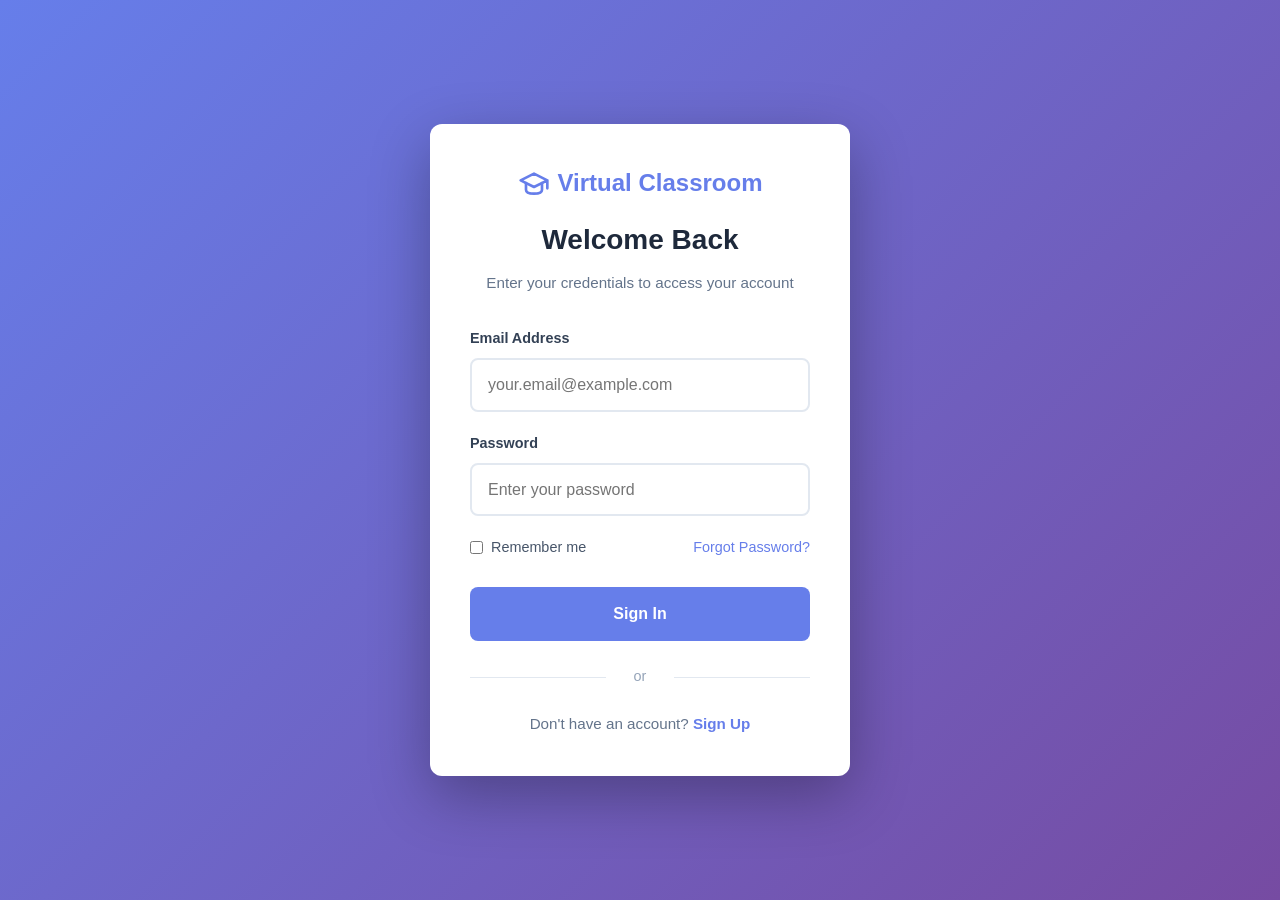
<file: Virtual-classroom/index.html>
<!DOCTYPE html>
<html lang="en">
<head>
  <meta charset="UTF-8">
  <meta name="viewport" content="width=device-width, initial-scale=1.0">
  <meta name="description" content="Virtual Classroom and Online Tutoring Site - Learn online with interactive courses and live tutoring sessions.">
  <title>Virtual Classroom &amp; Online Tutoring</title>
  <link rel="stylesheet" href="style.css">
</head>
<body>

  <!-- ========================================================================
       1. Navigation Bar
       ======================================================================== -->
  <header class="header">
    <div class="container navbar">
      <a href="#home" class="brand" aria-label="Virtual Classroom Home">
        <div class="brand-icon">
          <!-- Graduation Cap Icon -->
          <svg width="22" height="22" viewBox="0 0 24 24" fill="none" stroke="currentColor" stroke-width="2" stroke-linecap="round" stroke-linejoin="round">
            <path d="M22 10v6M2 10l10-5 10 5-10 5z"/>
            <path d="M6 12v5c0 2 2 3 6 3s6-1 6-3v-5"/>
          </svg>
        </div>
        <span>Virtual Classroom</span>
      </a>

      <!-- Desktop & Mobile Navigation Links -->
      <nav>
        <ul class="nav-links" id="nav-links">
          <li><a href="#home" class="nav-link active">Home</a></li>
          <li><a href="#benefits" class="nav-link">Why Choose Us</a></li>
          <li><a href="#courses" class="nav-link">Courses</a></li>
          <li><a href="#schedule" class="nav-link">Schedule</a></li>
          <li><a href="#materials" class="nav-link">Study Materials</a></li>
          <li><a href="#dashboard" class="nav-link">Dashboard</a></li>
        </ul>
      </nav>

      <div class="nav-actions">
        <span class="user-greeting" id="user-greeting" style="margin-right: 1rem; color: var(--text-body); font-weight: 500;"></span>
        <button class="btn btn-outline btn-sm" id="logout-btn" style="margin-right: 1rem;">Logout</button>
        <button class="nav-toggle" id="nav-toggle" aria-label="Toggle navigation menu" aria-expanded="false">
          <!-- Hamburger Menu Icon -->
          <svg width="24" height="24" viewBox="0 0 24 24" fill="none" stroke="currentColor" stroke-width="2" stroke-linecap="round" stroke-linejoin="round">
            <line x1="3" y1="12" x2="21" y2="12"></line>
            <line x1="3" y1="6" x2="21" y2="6"></line>
            <line x1="3" y1="18" x2="21" y2="18"></line>
          </svg>
        </button>
      </div>
    </div>
  </header>

  <main>
    <!-- ======================================================================
         2. Hero Section
         ====================================================================== -->
    <section class="hero" id="home">
      <div class="container hero-grid">
        <div class="hero-content">
          <div class="hero-badge">
            <span>&#9733;</span> Interactive Learning Platform
          </div>
          <h1 class="hero-title">
            Learn Better. <br><span class="highlight">Grow Faster.</span>
          </h1>
          <p class="hero-desc">
            A comprehensive virtual classroom platform connecting students with structured course curriculums, upcoming tutoring schedules, study materials, and a personalized learning dashboard.
          </p>
          <div class="hero-cta">
            <a href="#courses" class="btn btn-primary btn-lg">Explore Courses &rarr;</a>
            <a href="#schedule" class="btn btn-secondary btn-lg">&#128197; View Classes</a>
            <a href="#dashboard" class="btn btn-outline btn-lg">&#9881; Dashboard</a>
          </div>
          <div class="hero-stats">
            <div class="stat-item">
              <h4>6+</h4>
              <p>Core Courses</p>
            </div>
            <div class="stat-item">
              <h4>100%</h4>
              <p>Free Study Notes</p>
            </div>
            <div class="stat-item">
              <h4>Instant</h4>
              <p>Local Persistence</p>
            </div>
          </div>
        </div>

        <!-- Hero Visual Mockup -->
        <div class="hero-visual">
          <div class="preview-card">
            <div class="preview-card-header">
              <span style="font-weight:700; font-size:0.95rem;">Live Classroom</span>
              <span class="live-indicator"><span class="live-dot"></span> Active Now</span>
            </div>
            <div class="preview-card-body">
              <div class="preview-schedule-item">
                <div class="preview-icon">&#128187;</div>
                <div class="preview-info">
                  <h5>Web Development Fundamentals</h5>
                  <p>Prof. Sarah Jenkins &bull; Tomorrow at 10:00 AM</p>
                </div>
              </div>
              <div class="preview-schedule-item">
                <div class="preview-icon">&#128013;</div>
                <div class="preview-info">
                  <h5>Python Recursion &amp; Algorithms</h5>
                  <p>Dr. Robert Chen &bull; Mon at 04:00 PM</p>
                </div>
              </div>
              <div class="preview-footer-note">
                &#128161; <strong>Tip:</strong> Visit the Dashboard section to create your own courses and schedule custom classes!
              </div>
            </div>
          </div>
        </div>
      </div>
    </section>

    <!-- ======================================================================
         3. Benefits Section (Why Choose Us)
         ====================================================================== -->
    <section class="section section-alt" id="benefits">
      <div class="container">
        <div class="section-header">
          <span class="section-tag">Platform Highlights</span>
          <h2 class="section-title">Designed for Modern Learning</h2>
          <p class="section-subtitle">
            Explore key educational features crafted to provide an intuitive and responsive online classroom environment.
          </p>
        </div>

        <div class="benefits-grid">
          <div class="benefit-card">
            <div class="benefit-icon">
              <!-- Book / Curriculum Icon -->
              <svg width="26" height="26" viewBox="0 0 24 24" fill="none" stroke="currentColor" stroke-width="2" stroke-linecap="round" stroke-linejoin="round">
                <path d="M4 19.5A2.5 2.5 0 0 1 6.5 17H20"></path>
                <path d="M6.5 2H20v20H6.5A2.5 2.5 0 0 1 4 19.5v-15A2.5 2.5 0 0 1 6.5 2z"></path>
              </svg>
            </div>
            <h3>Structured Curriculum</h3>
            <p>Step-by-step modular lessons covering web technologies, programming languages, and databases with comprehensive syllabus outlines.</p>
          </div>

          <div class="benefit-card">
            <div class="benefit-icon">
              <!-- Calendar / Schedule Icon -->
              <svg width="26" height="26" viewBox="0 0 24 24" fill="none" stroke="currentColor" stroke-width="2" stroke-linecap="round" stroke-linejoin="round">
                <rect x="3" y="4" width="18" height="18" rx="2" ry="2"></rect>
                <line x1="16" y1="2" x2="16" y2="6"></line>
                <line x1="8" y1="2" x2="8" y2="6"></line>
                <line x1="3" y1="10" x2="21" y2="10"></line>
              </svg>
            </div>
            <h3>Interactive Schedule</h3>
            <p>Clear visibility into upcoming webinars, office hours, and tutoring sessions with live video classroom experiences.</p>
          </div>

          <div class="benefit-card">
            <div class="benefit-icon">
              <!-- File / Notes Icon -->
              <svg width="26" height="26" viewBox="0 0 24 24" fill="none" stroke="currentColor" stroke-width="2" stroke-linecap="round" stroke-linejoin="round">
                <path d="M14 2H6a2 2 0 0 0-2 2v16a2 2 0 0 0 2 2h12a2 2 0 0 0 2-2V8z"></path>
                <polyline points="14 2 14 8 20 8"></polyline>
                <line x1="16" y1="13" x2="8" y2="13"></line>
                <line x1="16" y1="17" x2="8" y2="17"></line>
                <polyline points="10 9 9 9 8 9"></polyline>
              </svg>
            </div>
            <h3>Study Materials &amp; Notes</h3>
            <p>Access comprehensive study guides, syntax cheat sheets, and downloadable notes formatted for quick exam revision.</p>
          </div>

          <div class="benefit-card">
            <div class="benefit-icon">
              <!-- Sliders / Dashboard Icon -->
              <svg width="26" height="26" viewBox="0 0 24 24" fill="none" stroke="currentColor" stroke-width="2" stroke-linecap="round" stroke-linejoin="round">
                <line x1="4" y1="21" x2="4" y2="14"></line>
                <line x1="4" y1="10" x2="4" y2="3"></line>
                <line x1="12" y1="21" x2="12" y2="12"></line>
                <line x1="12" y1="8" x2="12" y2="3"></line>
                <line x1="20" y1="21" x2="20" y2="16"></line>
                <line x1="20" y1="12" x2="20" y2="3"></line>
                <line x1="1" y1="14" x2="7" y2="14"></line>
                <line x1="9" y1="8" x2="15" y2="8"></line>
                <line x1="17" y1="16" x2="23" y2="16"></line>
              </svg>
            </div>
            <h3>Student Dashboard</h3>
            <p>Interactive dashboard enabling students and tutors to add courses, schedule sessions, and manage their learning journey.</p>
          </div>
        </div>
      </div>
    </section>

    <!-- ======================================================================
         4. Courses Section
         ====================================================================== -->
    <section class="section" id="courses">
      <div class="container">
        <div class="section-header">
          <span class="section-tag">Academic Offerings</span>
          <h2 class="section-title">Explore Available Courses</h2>
          <p class="section-subtitle">
            Browse foundational and advanced computing subjects. Click "View Details" for the complete syllabus breakdown.
          </p>
        </div>

        <!-- Filter & Search Toolbar -->
        <div class="filter-bar">
          <div class="filter-categories">
            <button class="filter-btn active" data-category="All">All Courses</button>
            <button class="filter-btn" data-category="Web Development">Web Dev</button>
            <button class="filter-btn" data-category="Programming">Programming</button>
            <button class="filter-btn" data-category="Databases">Databases</button>
            <button class="filter-btn" data-category="Computer Science">Computer Science</button>
            <button class="filter-btn" data-category="Networking">Networking</button>
          </div>
          <div class="search-box">
            <span class="search-icon">&#128269;</span>
            <input type="text" class="search-input" id="course-search-input" placeholder="Search by title or tutor..." aria-label="Search courses">
          </div>
        </div>

        <!-- Dynamic Course Cards Grid -->
        <div class="course-grid" id="courses-grid">
          <!-- Populated by script.js -->
        </div>
      </div>
    </section>

    <!-- ======================================================================
         5. Classroom and Class Schedule Section
         ====================================================================== -->
    <section class="section section-alt" id="schedule">
      <div class="container schedule-container">
        <div class="section-header">
          <span class="section-tag">Live Tutoring Schedule</span>
          <h2 class="section-title">Upcoming Classroom Sessions</h2>
          <p class="section-subtitle">
            Join virtual classrooms to participate in interactive lectures and tutor office hours.
          </p>
        </div>

        <!-- Dynamic Schedule List Container -->
        <div class="schedule-list" id="schedule-list">
          <!-- Populated by script.js -->
        </div>
      </div>
    </section>

    <!-- ======================================================================
         6. Study Materials Section
         ====================================================================== -->
    <section class="section" id="materials">
      <div class="container">
        <div class="section-header">
          <span class="section-tag">Learning Resources</span>
          <h2 class="section-title">Study Materials &amp; Notes</h2>
          <p class="section-subtitle">
            Download or view reference notes, syntax cheat sheets, and practical code snippets.
          </p>
        </div>

        <!-- Dynamic Materials Grid -->
        <div class="materials-grid" id="materials-grid">
          <!-- Populated by script.js -->
        </div>
      </div>
    </section>

    <!-- ======================================================================
         7. Simple Dashboard Section
         ====================================================================== -->
    <section class="section section-alt" id="dashboard">
      <div class="container">
        <div class="section-header">
          <span class="section-tag">Interactive Management</span>
          <h2 class="section-title">Student &amp; Tutor Dashboard</h2>
          <p class="section-subtitle">
            Add custom courses, schedule tutoring sessions, and manage your learning activities.
          </p>
        </div>

        <!-- Metric Summary Cards -->
        <div class="dashboard-metrics">
          <div class="metric-card">
            <div class="metric-icon blue">&#128218;</div>
            <div>
              <div class="metric-value" id="metric-total-courses">6</div>
              <div class="metric-label">Total Courses</div>
            </div>
          </div>
          <div class="metric-card">
            <div class="metric-icon teal">&#128197;</div>
            <div>
              <div class="metric-value" id="metric-total-classes">4</div>
              <div class="metric-label">Scheduled Classes</div>
            </div>
          </div>
          <div class="metric-card">
            <div class="metric-icon green">&#128196;</div>
            <div>
              <div class="metric-value" id="metric-total-materials">4</div>
              <div class="metric-label">Study Materials</div>
            </div>
          </div>
          <div class="metric-card">
            <div class="metric-icon amber">&#9733;</div>
            <div>
              <div class="metric-value" id="metric-total-custom">0</div>
              <div class="metric-label">Custom Items Created</div>
            </div>
          </div>
        </div>

        <!-- Forms Grid: Add Course & Add Class -->
        <div class="dashboard-grid">
          <!-- Form 1: Add Course -->
          <div class="form-panel">
            <div class="panel-header">
              <h3 class="panel-title">&#10133; Add New Course</h3>
              <span class="badge badge-blue">Course Form</span>
            </div>
            <form id="add-course-form" class="app-form" novalidate>
              <div class="form-group">
                <label for="course-title-input" class="form-label">Course Title *</label>
                <input type="text" id="course-title-input" class="form-control" placeholder="e.g., Mobile App Development" required>
                <span class="form-error-msg">Course title is required.</span>
              </div>

              <div class="form-group">
                <label for="course-tutor-input" class="form-label">Instructor / Tutor Name *</label>
                <input type="text" id="course-tutor-input" class="form-control" placeholder="e.g., Prof. John Miller" required>
                <span class="form-error-msg">Tutor name is required.</span>
              </div>

              <div class="form-row">
                <div class="form-group">
                  <label for="course-category-select" class="form-label">Category *</label>
                  <select id="course-category-select" class="form-control" required>
                    <option value="">-- Select Category --</option>
                    <option value="Web Development">Web Development</option>
                    <option value="Programming">Programming</option>
                    <option value="Databases">Databases</option>
                    <option value="Computer Science">Computer Science</option>
                    <option value="Networking">Networking</option>
                    <option value="General">General</option>
                  </select>
                  <span class="form-error-msg">Please select a category.</span>
                </div>
                <div class="form-group">
                  <label for="course-level-select" class="form-label">Level *</label>
                  <select id="course-level-select" class="form-control" required>
                    <option value="">-- Select Level --</option>
                    <option value="Beginner">Beginner</option>
                    <option value="Intermediate">Intermediate</option>
                    <option value="Advanced">Advanced</option>
                  </select>
                  <span class="form-error-msg">Please select a level.</span>
                </div>
              </div>

              <div class="form-group">
                <label for="course-desc-input" class="form-label">Short Description *</label>
                <textarea id="course-desc-input" class="form-control" rows="3" placeholder="Explain the key learning objectives of this course..." required></textarea>
                <span class="form-error-msg">Description must be at least 10 characters.</span>
              </div>

              <button type="submit" class="btn btn-primary" style="width:100%; margin-top:0.5rem;">
                &#10004; Save Course to Catalog
              </button>
            </form>
          </div>

          <!-- Form 2: Schedule a Class -->
          <div class="form-panel">
            <div class="panel-header">
              <h3 class="panel-title">&#128197; Schedule a Live Session</h3>
              <span class="badge badge-teal">Class Form</span>
            </div>
            <form id="add-class-form" class="app-form" novalidate>
              <div class="form-group">
                <label for="class-topic-input" class="form-label">Class Topic / Lecture Title *</label>
                <input type="text" id="class-topic-input" class="form-control" placeholder="e.g., Responsive Grid Systems & Media Queries" required>
                <span class="form-error-msg">Class topic is required.</span>
              </div>

              <div class="form-group">
                <label for="class-course-select" class="form-label">Associated Course *</label>
                <select id="class-course-select" class="form-control" required>
                  <option value="">-- Select Related Course --</option>
                </select>
                <span class="form-error-msg">Please choose an associated course.</span>
              </div>

              <div class="form-group">
                <label for="class-tutor-input" class="form-label">Instructor / Host *</label>
                <input type="text" id="class-tutor-input" class="form-control" placeholder="e.g., Prof. Sarah Jenkins" required>
                <span class="form-error-msg">Instructor name is required.</span>
              </div>

              <div class="form-row">
                <div class="form-group">
                  <label for="class-date-input" class="form-label">Session Date *</label>
                  <input type="date" id="class-date-input" class="form-control" required>
                  <span class="form-error-msg">Please select a valid date.</span>
                </div>
                <div class="form-group">
                  <label for="class-time-input" class="form-label">Session Time *</label>
                  <input type="text" id="class-time-input" class="form-control" placeholder="e.g., 03:00 PM - 04:30 PM" required>
                  <span class="form-error-msg">Time is required.</span>
                </div>
              </div>

              <button type="submit" class="btn btn-primary" style="width:100%; margin-top:0.5rem;">
                &#128197; Schedule Class Session
              </button>
            </form>
          </div>
        </div>

        <!-- User Items Management Area -->
        <div class="user-items-panel">
          <div class="user-items-header">
            <div>
              <h3 style="font-size:1.15rem; font-weight:700; color:var(--primary-900);">&#128190; User-Created Entries</h3>
              <p style="font-size:0.85rem; color:var(--text-muted);">Manage courses and sessions you have added during this session.</p>
            </div>
            <div style="display:flex; align-items:center; gap:0.75rem;">
              <div class="user-tabs">
                <button class="tab-btn user-tab-btn active" data-tab="courses">My Added Courses</button>
                <button class="tab-btn user-tab-btn" data-tab="classes">My Scheduled Classes</button>
              </div>
              <button class="btn btn-outline btn-sm" id="reset-demo-data-btn" title="Clear all user-added items and restore default demo state">&#128260; Reset Demo</button>
            </div>
          </div>

          <div class="user-items-list" id="user-items-list">
            <!-- Populated dynamically by script.js -->
          </div>
        </div>
      </div>
    </section>
  </main>

  <!-- ========================================================================
       8. Modals & Overlays
       ======================================================================== -->

  <!-- Modal 1: Course Details Modal -->
  <div class="modal-overlay" id="course-modal-overlay" aria-hidden="true" role="dialog" aria-labelledby="modal-course-title">
    <div class="modal-card">
      <div class="modal-header">
        <h3 id="modal-course-title">Course Details</h3>
        <button class="modal-close" aria-label="Close modal">&times;</button>
      </div>
      <div class="modal-body">
        <div style="display:flex; gap:0.5rem; margin-bottom:1rem;">
          <span class="badge badge-blue" id="modal-course-category">Category</span>
          <span class="badge badge-green" id="modal-course-level">Level</span>
        </div>
        <p style="margin-bottom:1rem;">
          <strong>Instructor:</strong> <span id="modal-course-tutor">Tutor Name</span> &bull;
          <strong>Duration:</strong> <span id="modal-course-duration">8 Weeks</span> &bull;
          <strong>Rating:</strong> <span id="modal-course-rating">4.9/5.0</span>
        </p>
        <p id="modal-course-desc" style="margin-bottom:1.5rem; color:var(--text-body);"></p>

        <h4 style="font-size:1rem; font-weight:700; color:var(--primary-900); margin-bottom:0.75rem;">Curriculum Outline</h4>
        <ul id="modal-course-syllabus" style="padding-left:1.25rem; font-size:0.92rem; color:var(--text-body);">
          <!-- Populated by script.js -->
        </ul>
      </div>
      <div class="modal-footer">
        <button class="btn btn-secondary modal-close-btn">Close</button>
        <a href="#schedule" class="btn btn-primary modal-close-btn">View Related Classes &rarr;</a>
      </div>
    </div>
  </div>

  <!-- Modal 2: Classroom Simulator (Join Class Demo) -->
  <div class="modal-overlay" id="class-sim-modal-overlay" aria-hidden="true" role="dialog" aria-labelledby="sim-class-topic">
    <div class="modal-card" style="max-width:720px;">
      <div class="modal-header">
        <div>
          <h3 id="sim-class-topic" style="font-size:1.15rem;">Live Classroom</h3>
          <span style="font-size:0.8rem; color:var(--text-muted);">
            <span id="sim-class-course">Course</span> &bull; Hosted by <strong id="sim-class-tutor">Tutor</strong>
          </span>
        </div>
        <button class="modal-close" aria-label="Close modal">&times;</button>
      </div>
      <div class="modal-body">
        <!-- Video Conference Simulation Area -->
        <div class="sim-video-area">
          <div class="sim-avatar-box">&#128104;&#8205;&#127979;</div>
          <h4 style="font-size:1.1rem; margin-bottom:0.25rem;">Live Lecture Session in Progress</h4>
          <p style="font-size:0.85rem; color:#bfdbfe;">Connected with 18 other students</p>

          <div class="sim-controls">
            <button class="sim-btn-circle" id="sim-mic-btn" title="Toggle Microphone">&#127908;</button>
            <button class="sim-btn-circle" id="sim-cam-btn" title="Toggle Camera">&#127909;</button>
            <button class="sim-btn-circle active-red modal-close-btn" title="Leave Session">&#128222;</button>
          </div>
        </div>

        <!-- Simulated Interactive Chat Box -->
        <div style="background:var(--bg-page); border:1px solid var(--border-light); border-radius:var(--radius-md); padding:1rem; margin-bottom:1rem;">
          <h5 style="font-size:0.88rem; font-weight:700; color:var(--primary-900); margin-bottom:0.5rem;">Classroom Chat &amp; Q&amp;A</h5>
          <div id="sim-chat-messages" style="max-height:100px; overflow-y:auto; margin-bottom:0.75rem; padding:0.5rem; background:#ffffff; border:1px solid var(--border-light); border-radius:var(--radius-sm);">
            <div style="font-size:0.85rem; margin-bottom:0.35rem;"><strong style="color:var(--primary-700);">Tutor:</strong> Welcome everyone! Feel free to ask questions about today's lecture.</div>
          </div>
          <form id="sim-chat-form" style="display:flex; gap:0.5rem;">
            <input type="text" id="sim-chat-input" class="form-control" style="font-size:0.85rem; padding:0.4rem 0.75rem;" placeholder="Type a question for the instructor..." required>
            <button type="submit" class="btn btn-primary btn-sm">Send</button>
          </form>
        </div>

        <div class="sim-disclaimer">
          &#9888; <strong>Note:</strong> This is a simulated classroom environment for demonstration purposes.
        </div>
      </div>
      <div class="modal-footer">
        <button class="btn btn-secondary modal-close-btn">Leave Classroom</button>
      </div>
    </div>
  </div>

  <!-- Modal 3: Study Material Viewer Modal -->
  <div class="modal-overlay" id="material-modal-overlay" aria-hidden="true" role="dialog" aria-labelledby="modal-mat-title">
    <div class="modal-card">
      <div class="modal-header">
        <div>
          <h3 id="modal-mat-title">Study Material</h3>
          <span style="font-size:0.8rem; color:var(--text-muted);" id="modal-mat-course">Course Title</span>
        </div>
        <button class="modal-close" aria-label="Close modal">&times;</button>
      </div>
      <div class="modal-body">
        <pre style="background:var(--code-bg, #0f172a); color:#f8fafc; padding:1.25rem; border-radius:var(--radius-md); font-family:monospace; font-size:0.88rem; white-space:pre-wrap; max-height:350px; overflow-y:auto;" id="modal-mat-body"></pre>
      </div>
      <div class="modal-footer">
        <button class="btn btn-secondary modal-close-btn">Close</button>
      </div>
    </div>
  </div>

  <!-- Toast Notification Container -->
  <div class="toast-container" id="toast-container" aria-live="polite"></div>

  <!-- ========================================================================
       9. Footer
       ======================================================================== -->
  <footer class="footer">
    <div class="container">
      <div class="footer-grid">
        <div class="footer-brand">
          <a href="#home" class="brand" style="margin-bottom:0.75rem;">
            <div class="brand-icon">
              <svg width="22" height="22" viewBox="0 0 24 24" fill="none" stroke="currentColor" stroke-width="2" stroke-linecap="round" stroke-linejoin="round">
                <path d="M22 10v6M2 10l10-5 10 5-10 5z"/>
                <path d="M6 12v5c0 2 2 3 6 3s6-1 6-3v-5"/>
              </svg>
            </div>
            <span>Virtual Classroom</span>
          </a>
          <p class="footer-desc">
            A clean, responsive educational platform designed for course exploration, class scheduling, study materials, and personalized learning dashboards.
          </p>
        </div>

        <div class="footer-col">
          <h4>Navigation</h4>
          <ul class="footer-links">
            <li><a href="#home">Home</a></li>
            <li><a href="#benefits">Why Choose Us</a></li>
            <li><a href="#courses">Courses</a></li>
            <li><a href="#schedule">Class Schedule</a></li>
            <li><a href="#materials">Study Materials</a></li>
            <li><a href="#dashboard">Dashboard</a></li>
          </ul>
        </div>

        <div class="footer-col">
          <h4>Study Resources</h4>
          <ul class="footer-links">
            <li><a href="sample-notes.html">Web Dev Study Notes</a></li>
            <li><a href="#materials">Python OOP Cheatsheet</a></li>
            <li><a href="#materials">Java Collections Guide</a></li>
            <li><a href="#materials">SQL Normalization Rules</a></li>
          </ul>
        </div>

        <div class="footer-col">
          <h4>About</h4>
          <div class="footer-disclaimer-box">
            <strong>Virtual Classroom Platform</strong><br>
            Built with modern web technologies to provide an intuitive and seamless learning experience for students and educators.
          </div>
        </div>
      </div>

      <div class="footer-bottom">
        <p>&copy; 2026 Virtual Classroom &bull; All Rights Reserved</p>
        <p>Empowering Education Through Technology</p>
      </div>
    </div>
  </footer>

  <!-- Main JavaScript File -->
  <script src="script.js"></script>
  <script>
    // Authentication check
    if (localStorage.getItem('isLoggedIn') !== 'true') {
      window.location.href = 'login.html';
    }

    // Display user greeting
    const userName = localStorage.getItem('userName');
    const userEmail = localStorage.getItem('userEmail');
    const greetingEl = document.getElementById('user-greeting');

    if (userName) {
      greetingEl.textContent = `Hi, ${userName.split(' ')[0]}`;
    } else if (userEmail) {
      greetingEl.textContent = `Hi, ${userEmail.split('@')[0]}`;
    }

    // Logout functionality
    document.getElementById('logout-btn').addEventListener('click', function() {
      localStorage.removeItem('isLoggedIn');
      localStorage.removeItem('userName');
      localStorage.removeItem('userEmail');
      window.location.href = 'login.html';
    });
  </script>
</body>
</html>
</file>
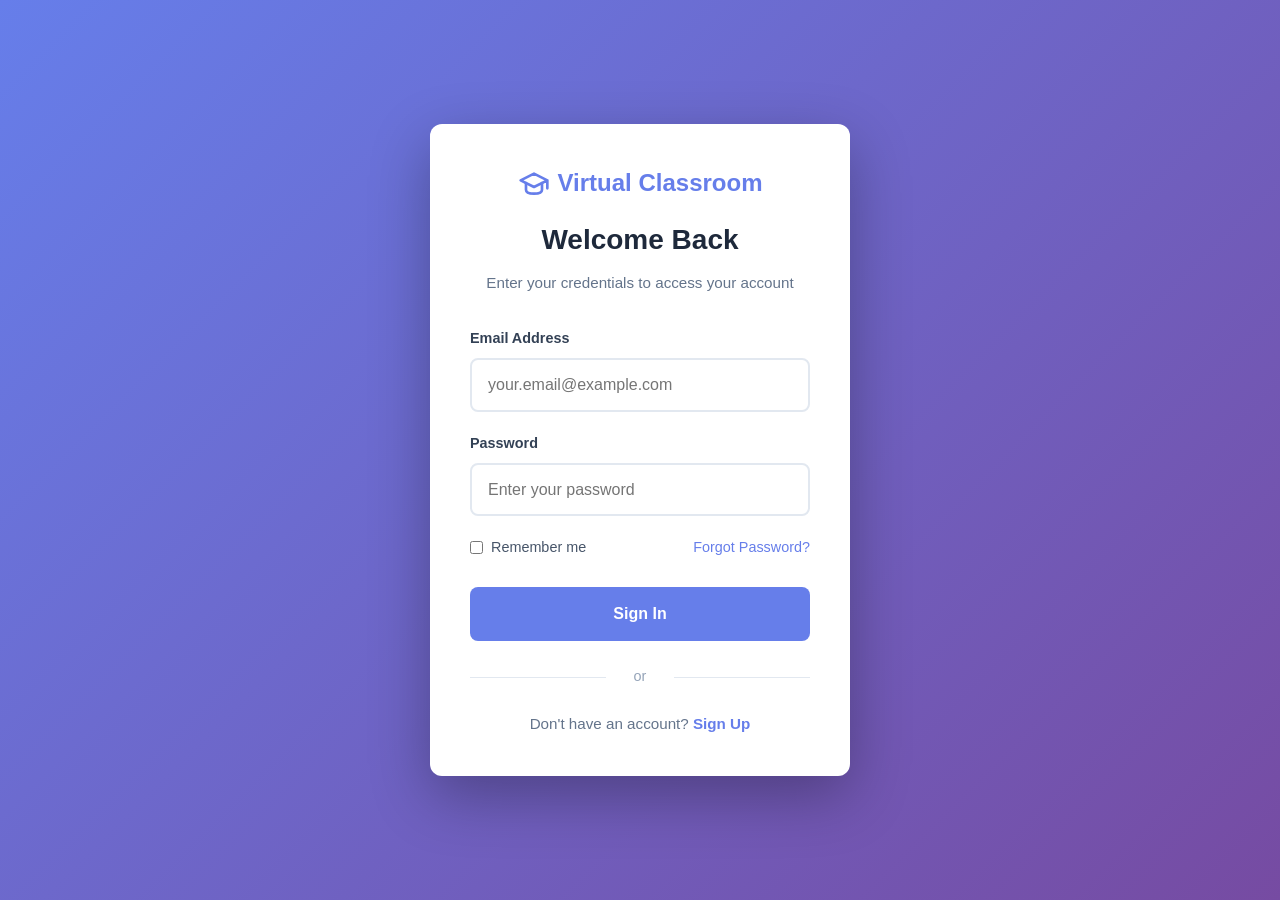
<file: Virtual-classroom/login.html>
<!DOCTYPE html>
<html lang="en">
<head>
  <meta charset="UTF-8">
  <meta name="viewport" content="width=device-width, initial-scale=1.0">
  <title>Login - Virtual Classroom</title>
  <link rel="stylesheet" href="style.css">
  <style>
    .auth-container {
      min-height: 100vh;
      display: flex;
      align-items: center;
      justify-content: center;
      background: linear-gradient(135deg, #667eea 0%, #764ba2 100%);
      padding: 1rem;
    }

    .auth-card {
      background: white;
      border-radius: 12px;
      box-shadow: 0 20px 60px rgba(0, 0, 0, 0.3);
      width: 100%;
      max-width: 420px;
      padding: 2.5rem;
    }

    .auth-header {
      text-align: center;
      margin-bottom: 2rem;
    }

    .auth-logo {
      display: flex;
      align-items: center;
      justify-content: center;
      gap: 0.5rem;
      margin-bottom: 1rem;
      font-size: 1.5rem;
      font-weight: 700;
      color: #667eea;
    }

    .auth-logo svg {
      width: 32px;
      height: 32px;
    }

    .auth-title {
      font-size: 1.75rem;
      font-weight: 700;
      color: #1e293b;
      margin-bottom: 0.5rem;
    }

    .auth-subtitle {
      color: #64748b;
      font-size: 0.95rem;
    }

    .auth-form {
      display: flex;
      flex-direction: column;
      gap: 1.25rem;
    }

    .input-group {
      display: flex;
      flex-direction: column;
      gap: 0.5rem;
    }

    .input-group label {
      font-weight: 600;
      color: #334155;
      font-size: 0.9rem;
    }

    .input-group input {
      padding: 0.75rem 1rem;
      border: 2px solid #e2e8f0;
      border-radius: 8px;
      font-size: 1rem;
      transition: all 0.2s;
    }

    .input-group input:focus {
      outline: none;
      border-color: #667eea;
      box-shadow: 0 0 0 3px rgba(102, 126, 234, 0.1);
    }

    .auth-btn {
      padding: 0.875rem 1.5rem;
      background: #667eea;
      color: white;
      border: none;
      border-radius: 8px;
      font-size: 1rem;
      font-weight: 600;
      cursor: pointer;
      transition: all 0.2s;
      margin-top: 0.5rem;
    }

    .auth-btn:hover {
      background: #5568d3;
      transform: translateY(-1px);
      box-shadow: 0 4px 12px rgba(102, 126, 234, 0.4);
    }

    .auth-divider {
      text-align: center;
      margin: 1.5rem 0;
      color: #94a3b8;
      font-size: 0.9rem;
      position: relative;
    }

    .auth-divider::before,
    .auth-divider::after {
      content: '';
      position: absolute;
      top: 50%;
      width: 40%;
      height: 1px;
      background: #e2e8f0;
    }

    .auth-divider::before {
      left: 0;
    }

    .auth-divider::after {
      right: 0;
    }

    .auth-link {
      text-align: center;
      color: #64748b;
      font-size: 0.95rem;
    }

    .auth-link a {
      color: #667eea;
      font-weight: 600;
      text-decoration: none;
    }

    .auth-link a:hover {
      text-decoration: underline;
    }

    .remember-forgot {
      display: flex;
      justify-content: space-between;
      align-items: center;
      font-size: 0.9rem;
    }

    .remember-forgot label {
      display: flex;
      align-items: center;
      gap: 0.5rem;
      color: #475569;
      cursor: pointer;
    }

    .remember-forgot a {
      color: #667eea;
      text-decoration: none;
      font-weight: 500;
    }

    .remember-forgot a:hover {
      text-decoration: underline;
    }
  </style>
</head>
<body>
  <div class="auth-container">
    <div class="auth-card">
      <div class="auth-header">
        <div class="auth-logo">
          <svg viewBox="0 0 24 24" fill="none" stroke="currentColor" stroke-width="2" stroke-linecap="round" stroke-linejoin="round">
            <path d="M22 10v6M2 10l10-5 10 5-10 5z"/>
            <path d="M6 12v5c0 2 2 3 6 3s6-1 6-3v-5"/>
          </svg>
          <span>Virtual Classroom</span>
        </div>
        <h1 class="auth-title">Welcome Back</h1>
        <p class="auth-subtitle">Enter your credentials to access your account</p>
      </div>

      <form class="auth-form" id="login-form">
        <div class="input-group">
          <label for="email">Email Address</label>
          <input type="email" id="email" name="email" placeholder="your.email@example.com" required>
        </div>

        <div class="input-group">
          <label for="password">Password</label>
          <input type="password" id="password" name="password" placeholder="Enter your password" required>
        </div>

        <div class="remember-forgot">
          <label>
            <input type="checkbox" id="remember">
            <span>Remember me</span>
          </label>
          <a href="#forgot">Forgot Password?</a>
        </div>

        <button type="submit" class="auth-btn">Sign In</button>
      </form>

      <div class="auth-divider">or</div>

      <div class="auth-link">
        Don't have an account? <a href="register.html">Sign Up</a>
      </div>
    </div>
  </div>

  <script>
    document.getElementById('login-form').addEventListener('submit', function(e) {
      e.preventDefault();

      const email = document.getElementById('email').value;
      const password = document.getElementById('password').value;

      // Simple validation
      if (email && password) {
        // Store user session
        localStorage.setItem('userEmail', email);
        localStorage.setItem('isLoggedIn', 'true');

        // Redirect to main page
        window.location.href = 'index.html';
      }
    });

    // Check if already logged in
    if (localStorage.getItem('isLoggedIn') === 'true') {
      window.location.href = 'index.html';
    }
  </script>
</body>
</html>
</file>
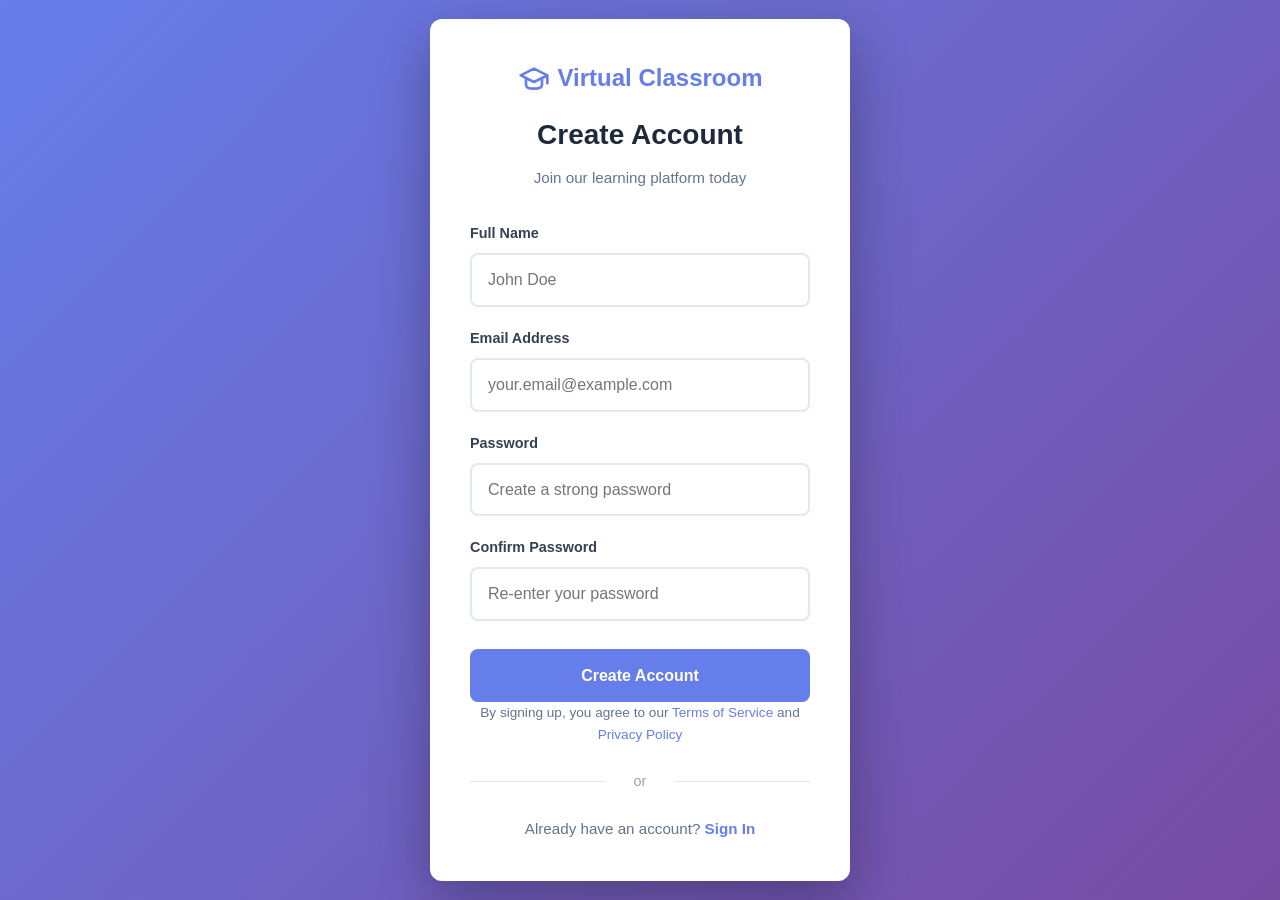
<file: Virtual-classroom/register.html>
<!DOCTYPE html>
<html lang="en">
<head>
  <meta charset="UTF-8">
  <meta name="viewport" content="width=device-width, initial-scale=1.0">
  <title>Register - Virtual Classroom</title>
  <link rel="stylesheet" href="style.css">
  <style>
    .auth-container {
      min-height: 100vh;
      display: flex;
      align-items: center;
      justify-content: center;
      background: linear-gradient(135deg, #667eea 0%, #764ba2 100%);
      padding: 1rem;
    }

    .auth-card {
      background: white;
      border-radius: 12px;
      box-shadow: 0 20px 60px rgba(0, 0, 0, 0.3);
      width: 100%;
      max-width: 420px;
      padding: 2.5rem;
    }

    .auth-header {
      text-align: center;
      margin-bottom: 2rem;
    }

    .auth-logo {
      display: flex;
      align-items: center;
      justify-content: center;
      gap: 0.5rem;
      margin-bottom: 1rem;
      font-size: 1.5rem;
      font-weight: 700;
      color: #667eea;
    }

    .auth-logo svg {
      width: 32px;
      height: 32px;
    }

    .auth-title {
      font-size: 1.75rem;
      font-weight: 700;
      color: #1e293b;
      margin-bottom: 0.5rem;
    }

    .auth-subtitle {
      color: #64748b;
      font-size: 0.95rem;
    }

    .auth-form {
      display: flex;
      flex-direction: column;
      gap: 1.25rem;
    }

    .input-group {
      display: flex;
      flex-direction: column;
      gap: 0.5rem;
    }

    .input-group label {
      font-weight: 600;
      color: #334155;
      font-size: 0.9rem;
    }

    .input-group input {
      padding: 0.75rem 1rem;
      border: 2px solid #e2e8f0;
      border-radius: 8px;
      font-size: 1rem;
      transition: all 0.2s;
    }

    .input-group input:focus {
      outline: none;
      border-color: #667eea;
      box-shadow: 0 0 0 3px rgba(102, 126, 234, 0.1);
    }

    .auth-btn {
      padding: 0.875rem 1.5rem;
      background: #667eea;
      color: white;
      border: none;
      border-radius: 8px;
      font-size: 1rem;
      font-weight: 600;
      cursor: pointer;
      transition: all 0.2s;
      margin-top: 0.5rem;
    }

    .auth-btn:hover {
      background: #5568d3;
      transform: translateY(-1px);
      box-shadow: 0 4px 12px rgba(102, 126, 234, 0.4);
    }

    .auth-divider {
      text-align: center;
      margin: 1.5rem 0;
      color: #94a3b8;
      font-size: 0.9rem;
      position: relative;
    }

    .auth-divider::before,
    .auth-divider::after {
      content: '';
      position: absolute;
      top: 50%;
      width: 40%;
      height: 1px;
      background: #e2e8f0;
    }

    .auth-divider::before {
      left: 0;
    }

    .auth-divider::after {
      right: 0;
    }

    .auth-link {
      text-align: center;
      color: #64748b;
      font-size: 0.95rem;
    }

    .auth-link a {
      color: #667eea;
      font-weight: 600;
      text-decoration: none;
    }

    .auth-link a:hover {
      text-decoration: underline;
    }

    .terms {
      font-size: 0.85rem;
      color: #64748b;
      text-align: center;
    }

    .terms a {
      color: #667eea;
      text-decoration: none;
    }

    .terms a:hover {
      text-decoration: underline;
    }
  </style>
</head>
<body>
  <div class="auth-container">
    <div class="auth-card">
      <div class="auth-header">
        <div class="auth-logo">
          <svg viewBox="0 0 24 24" fill="none" stroke="currentColor" stroke-width="2" stroke-linecap="round" stroke-linejoin="round">
            <path d="M22 10v6M2 10l10-5 10 5-10 5z"/>
            <path d="M6 12v5c0 2 2 3 6 3s6-1 6-3v-5"/>
          </svg>
          <span>Virtual Classroom</span>
        </div>
        <h1 class="auth-title">Create Account</h1>
        <p class="auth-subtitle">Join our learning platform today</p>
      </div>

      <form class="auth-form" id="register-form">
        <div class="input-group">
          <label for="fullname">Full Name</label>
          <input type="text" id="fullname" name="fullname" placeholder="John Doe" required>
        </div>

        <div class="input-group">
          <label for="email">Email Address</label>
          <input type="email" id="email" name="email" placeholder="your.email@example.com" required>
        </div>

        <div class="input-group">
          <label for="password">Password</label>
          <input type="password" id="password" name="password" placeholder="Create a strong password" required minlength="6">
        </div>

        <div class="input-group">
          <label for="confirm-password">Confirm Password</label>
          <input type="password" id="confirm-password" name="confirm-password" placeholder="Re-enter your password" required>
        </div>

        <button type="submit" class="auth-btn">Create Account</button>
      </form>

      <p class="terms">
        By signing up, you agree to our <a href="#terms">Terms of Service</a> and <a href="#privacy">Privacy Policy</a>
      </p>

      <div class="auth-divider">or</div>

      <div class="auth-link">
        Already have an account? <a href="login.html">Sign In</a>
      </div>
    </div>
  </div>

  <script>
    document.getElementById('register-form').addEventListener('submit', function(e) {
      e.preventDefault();

      const fullname = document.getElementById('fullname').value;
      const email = document.getElementById('email').value;
      const password = document.getElementById('password').value;
      const confirmPassword = document.getElementById('confirm-password').value;

      // Validate passwords match
      if (password !== confirmPassword) {
        alert('Passwords do not match!');
        return;
      }

      // Validate password length
      if (password.length < 6) {
        alert('Password must be at least 6 characters long!');
        return;
      }

      // Store user data
      localStorage.setItem('userName', fullname);
      localStorage.setItem('userEmail', email);
      localStorage.setItem('isLoggedIn', 'true');

      // Redirect to main page
      window.location.href = 'index.html';
    });

    // Check if already logged in
    if (localStorage.getItem('isLoggedIn') === 'true') {
      window.location.href = 'index.html';
    }
  </script>
</body>
</html>
</file>
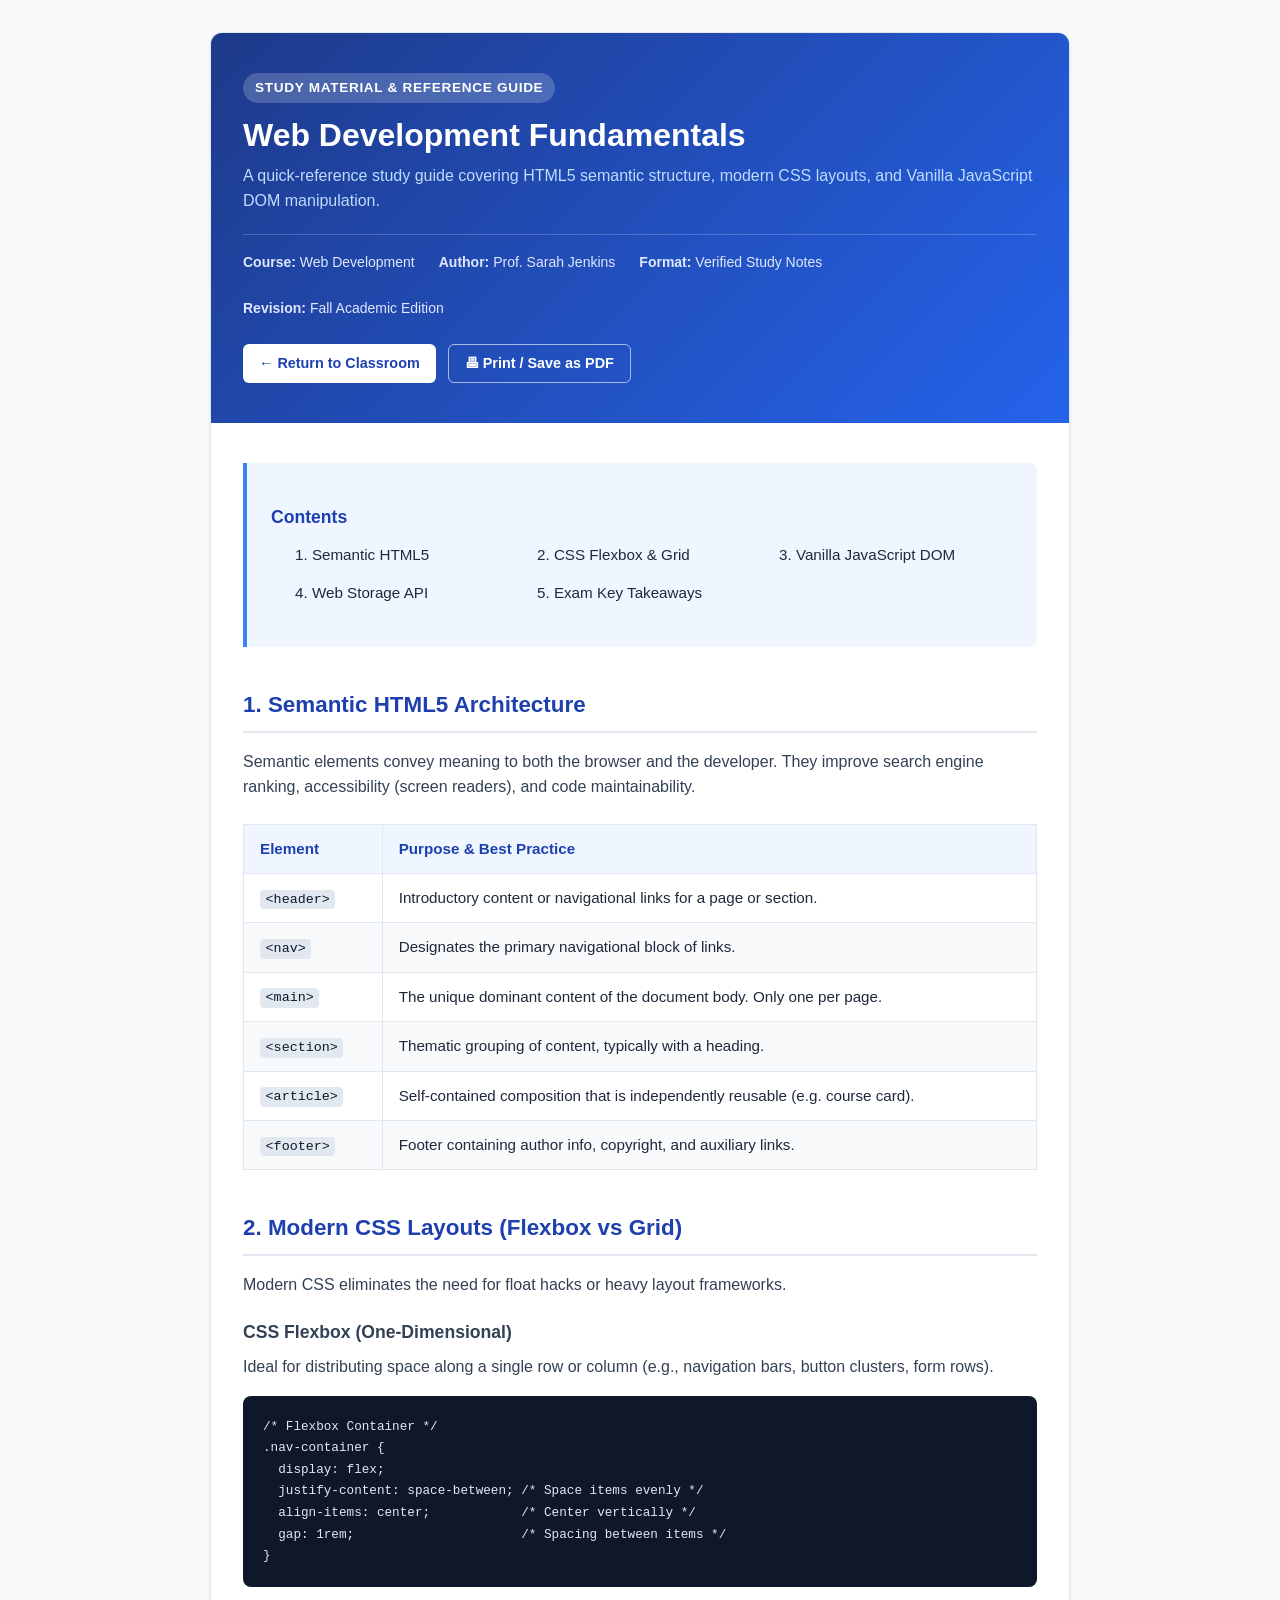
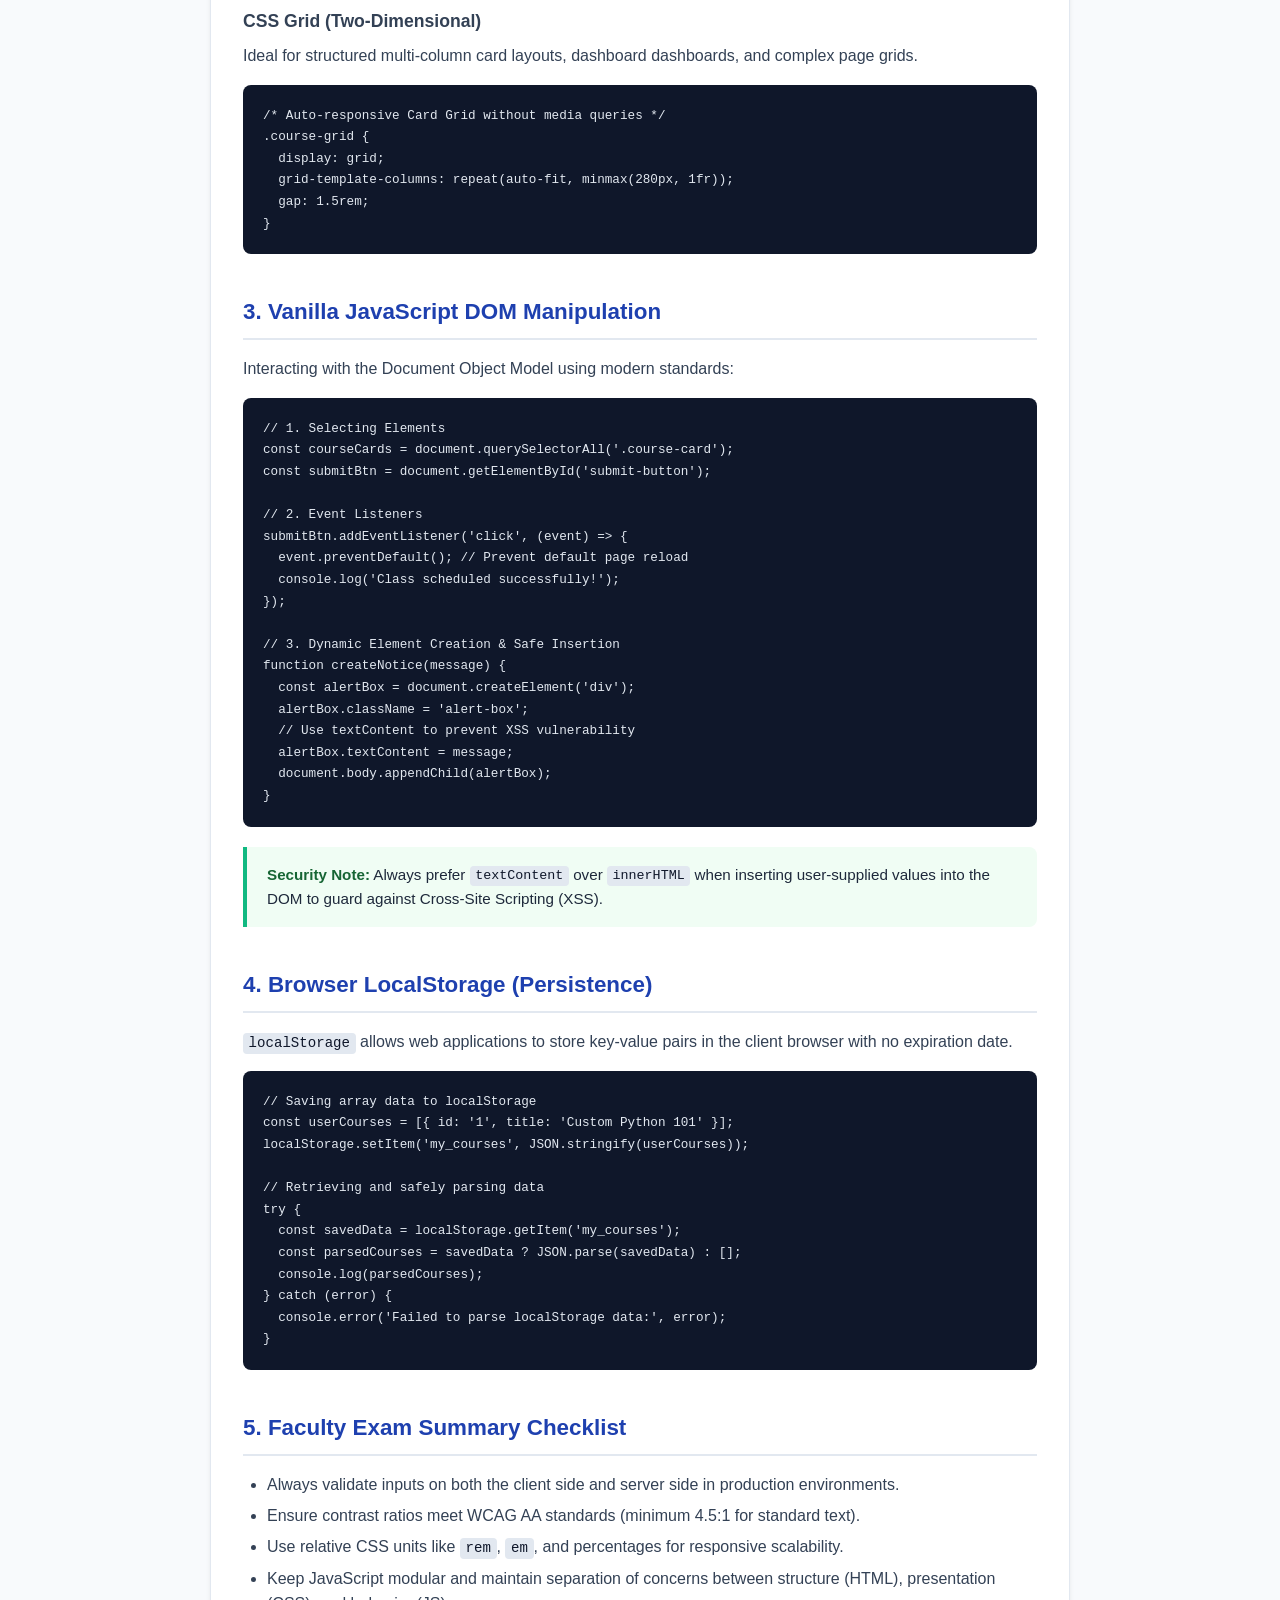
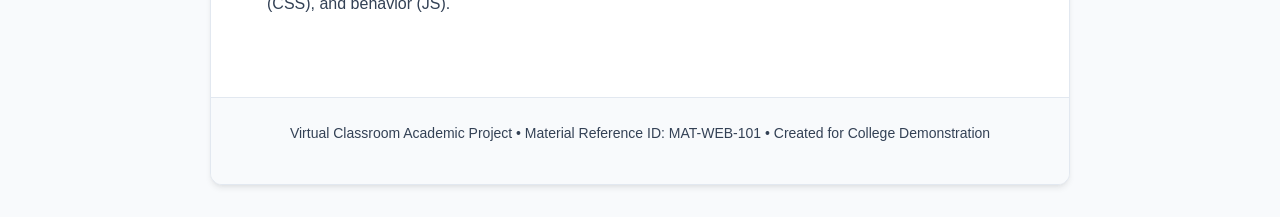
<file: Virtual-classroom/sample-notes.html>
<!DOCTYPE html>
<html lang="en">
<head>
  <meta charset="UTF-8">
  <meta name="viewport" content="width=device-width, initial-scale=1.0">
  <title>Study Material - Web Development Fundamentals Quick Reference</title>
  <style>
    :root {
      --primary: #1e40af;
      --primary-light: #3b82f6;
      --primary-subtle: #eff6ff;
      --text-dark: #1e293b;
      --text-muted: #64748b;
      --bg-page: #f8fafc;
      --bg-card: #ffffff;
      --border-color: #e2e8f0;
      --code-bg: #0f172a;
      --code-text: #e2e8f0;
      --success: #10b981;
      --font-stack: -apple-system, BlinkMacSystemFont, "Segoe UI", Roboto, "Helvetica Neue", Arial, sans-serif;
    }

    * {
      box-sizing: border-box;
      margin: 0;
      padding: 0;
    }

    body {
      font-family: var(--font-stack);
      background-color: var(--bg-page);
      color: var(--text-dark);
      line-height: 1.6;
      padding: 2rem 1rem;
    }

    .container {
      max-width: 860px;
      margin: 0 auto;
      background: var(--bg-card);
      border-radius: 12px;
      box-shadow: 0 4px 6px -1px rgba(0, 0, 0, 0.08), 0 2px 4px -2px rgba(0, 0, 0, 0.05);
      border: 1px solid var(--border-color);
      overflow: hidden;
    }

    .doc-header {
      background: linear-gradient(135deg, #1e3a8a 0%, #2563eb 100%);
      color: #ffffff;
      padding: 2.5rem 2rem;
      position: relative;
    }

    .doc-badge {
      display: inline-block;
      background: rgba(255, 255, 255, 0.2);
      backdrop-filter: blur(4px);
      padding: 0.25rem 0.75rem;
      border-radius: 9999px;
      font-size: 0.85rem;
      font-weight: 600;
      letter-spacing: 0.05em;
      text-transform: uppercase;
      margin-bottom: 0.75rem;
    }

    .doc-header h1 {
      font-size: 2rem;
      font-weight: 700;
      margin-bottom: 0.5rem;
      line-height: 1.25;
    }

    .doc-header p {
      color: #bfdbfe;
      font-size: 1rem;
    }

    .doc-meta {
      display: flex;
      flex-wrap: wrap;
      gap: 1.5rem;
      margin-top: 1.25rem;
      font-size: 0.875rem;
      color: #e0e7ff;
      border-top: 1px solid rgba(255, 255, 255, 0.2);
      padding-top: 1rem;
    }

    .doc-actions {
      display: flex;
      gap: 0.75rem;
      margin-top: 1.5rem;
    }

    .btn {
      display: inline-flex;
      align-items: center;
      gap: 0.5rem;
      padding: 0.5rem 1rem;
      font-size: 0.9rem;
      font-weight: 600;
      border-radius: 6px;
      text-decoration: none;
      cursor: pointer;
      border: none;
      transition: all 0.2s ease;
    }

    .btn-white {
      background: #ffffff;
      color: #1e40af;
    }

    .btn-white:hover {
      background: #f1f5f9;
      transform: translateY(-1px);
    }

    .btn-outline {
      background: transparent;
      color: #ffffff;
      border: 1px solid rgba(255, 255, 255, 0.6);
    }

    .btn-outline:hover {
      background: rgba(255, 255, 255, 0.15);
    }

    .doc-body {
      padding: 2.5rem 2rem;
    }

    .table-of-contents {
      background: var(--primary-subtle);
      border-left: 4px solid var(--primary-light);
      padding: 1.25rem 1.5rem;
      border-radius: 0 8px 8px 0;
      margin-bottom: 2.5rem;
    }

    .table-of-contents h3 {
      font-size: 1.1rem;
      color: var(--primary);
      margin-bottom: 0.75rem;
    }

    .table-of-contents ul {
      list-style-type: none;
      display: grid;
      grid-template-columns: repeat(auto-fit, minmax(200px, 1fr));
      gap: 0.5rem;
    }

    .table-of-contents a {
      color: var(--text-dark);
      text-decoration: none;
      font-weight: 500;
      font-size: 0.95rem;
      display: flex;
      align-items: center;
      gap: 0.4rem;
    }

    .table-of-contents a:hover {
      color: var(--primary);
      text-decoration: underline;
    }

    section {
      margin-bottom: 2.5rem;
    }

    h2 {
      font-size: 1.4rem;
      color: var(--primary);
      margin-bottom: 1rem;
      padding-bottom: 0.5rem;
      border-bottom: 2px solid var(--border-color);
      display: flex;
      align-items: center;
      gap: 0.5rem;
    }

    h3 {
      font-size: 1.1rem;
      margin: 1.25rem 0 0.5rem 0;
      color: #334155;
    }

    p {
      margin-bottom: 1rem;
      color: #334155;
    }

    ul, ol {
      margin-left: 1.5rem;
      margin-bottom: 1rem;
      color: #334155;
    }

    li {
      margin-bottom: 0.35rem;
    }

    pre {
      background: var(--code-bg);
      color: var(--code-text);
      padding: 1.25rem;
      border-radius: 8px;
      overflow-x: auto;
      font-family: "SFMono-Regular", Consolas, "Liberation Mono", Menlo, monospace;
      font-size: 0.9rem;
      margin-bottom: 1.25rem;
      line-height: 1.5;
    }

    code {
      font-family: "SFMono-Regular", Consolas, "Liberation Mono", Menlo, monospace;
      background: #e2e8f0;
      color: #0f172a;
      padding: 0.15rem 0.35rem;
      border-radius: 4px;
      font-size: 0.88em;
    }

    pre code {
      background: transparent;
      color: inherit;
      padding: 0;
    }

    .callout {
      background: #f0fdf4;
      border-left: 4px solid var(--success);
      padding: 1rem 1.25rem;
      border-radius: 0 8px 8px 0;
      margin-bottom: 1.5rem;
      font-size: 0.95rem;
    }

    .callout strong {
      color: #166534;
    }

    table {
      width: 100%;
      border-collapse: collapse;
      margin: 1.5rem 0;
      font-size: 0.95rem;
    }

    th, td {
      border: 1px solid var(--border-color);
      padding: 0.75rem 1rem;
      text-align: left;
    }

    th {
      background-color: var(--primary-subtle);
      color: var(--primary);
      font-weight: 600;
    }

    tr:nth-child(even) {
      background-color: #f8fafc;
    }

    .doc-footer {
      border-top: 1px solid var(--border-color);
      padding: 1.5rem 2rem;
      text-align: center;
      color: var(--text-muted);
      font-size: 0.875rem;
      background: #f8fafc;
    }

    @media print {
      body {
        background: #ffffff;
        padding: 0;
      }
      .container {
        box-shadow: none;
        border: none;
      }
      .doc-actions {
        display: none;
      }
      .doc-header {
        background: #1e3a8a !important;
        -webkit-print-color-adjust: exact;
        print-color-adjust: exact;
      }
    }

    @media (max-width: 640px) {
      .doc-header {
        padding: 1.75rem 1.25rem;
      }
      .doc-body {
        padding: 1.75rem 1.25rem;
      }
      .doc-header h1 {
        font-size: 1.5rem;
      }
    }
  </style>
</head>
<body>

  <div class="container">
    <header class="doc-header">
      <span class="doc-badge">Study Material & Reference Guide</span>
      <h1>Web Development Fundamentals</h1>
      <p>A quick-reference study guide covering HTML5 semantic structure, modern CSS layouts, and Vanilla JavaScript DOM manipulation.</p>

      <div class="doc-meta">
        <div><strong>Course:</strong> Web Development</div>
        <div><strong>Author:</strong> Prof. Sarah Jenkins</div>
        <div><strong>Format:</strong> Verified Study Notes</div>
        <div><strong>Revision:</strong> Fall Academic Edition</div>
      </div>

      <div class="doc-actions">
        <a href="index.html#materials" class="btn btn-white">&larr; Return to Classroom</a>
        <button onclick="window.print()" class="btn btn-outline">&#128438; Print / Save as PDF</button>
      </div>
    </header>

    <main class="doc-body">
      <nav class="table-of-contents">
        <h3>Contents</h3>
        <ul>
          <li><a href="#html5">1. Semantic HTML5</a></li>
          <li><a href="#css-layout">2. CSS Flexbox &amp; Grid</a></li>
          <li><a href="#js-dom">3. Vanilla JavaScript DOM</a></li>
          <li><a href="#localstorage">4. Web Storage API</a></li>
          <li><a href="#best-practices">5. Exam Key Takeaways</a></li>
        </ul>
      </nav>

      <!-- Section 1 -->
      <section id="html5">
        <h2>1. Semantic HTML5 Architecture</h2>
        <p>Semantic elements convey meaning to both the browser and the developer. They improve search engine ranking, accessibility (screen readers), and code maintainability.</p>

        <table>
          <thead>
            <tr>
              <th>Element</th>
              <th>Purpose &amp; Best Practice</th>
            </tr>
          </thead>
          <tbody>
            <tr>
              <td><code>&lt;header&gt;</code></td>
              <td>Introductory content or navigational links for a page or section.</td>
            </tr>
            <tr>
              <td><code>&lt;nav&gt;</code></td>
              <td>Designates the primary navigational block of links.</td>
            </tr>
            <tr>
              <td><code>&lt;main&gt;</code></td>
              <td>The unique dominant content of the document body. Only one per page.</td>
            </tr>
            <tr>
              <td><code>&lt;section&gt;</code></td>
              <td>Thematic grouping of content, typically with a heading.</td>
            </tr>
            <tr>
              <td><code>&lt;article&gt;</code></td>
              <td>Self-contained composition that is independently reusable (e.g. course card).</td>
            </tr>
            <tr>
              <td><code>&lt;footer&gt;</code></td>
              <td>Footer containing author info, copyright, and auxiliary links.</td>
            </tr>
          </tbody>
        </table>
      </section>

      <!-- Section 2 -->
      <section id="css-layout">
        <h2>2. Modern CSS Layouts (Flexbox vs Grid)</h2>
        <p>Modern CSS eliminates the need for float hacks or heavy layout frameworks.</p>

        <h3>CSS Flexbox (One-Dimensional)</h3>
        <p>Ideal for distributing space along a single row or column (e.g., navigation bars, button clusters, form rows).</p>
        <pre><code>/* Flexbox Container */
.nav-container {
  display: flex;
  justify-content: space-between; /* Space items evenly */
  align-items: center;            /* Center vertically */
  gap: 1rem;                      /* Spacing between items */
}</code></pre>

        <h3>CSS Grid (Two-Dimensional)</h3>
        <p>Ideal for structured multi-column card layouts, dashboard dashboards, and complex page grids.</p>
        <pre><code>/* Auto-responsive Card Grid without media queries */
.course-grid {
  display: grid;
  grid-template-columns: repeat(auto-fit, minmax(280px, 1fr));
  gap: 1.5rem;
}</code></pre>
      </section>

      <!-- Section 3 -->
      <section id="js-dom">
        <h2>3. Vanilla JavaScript DOM Manipulation</h2>
        <p>Interacting with the Document Object Model using modern standards:</p>

        <pre><code>// 1. Selecting Elements
const courseCards = document.querySelectorAll('.course-card');
const submitBtn = document.getElementById('submit-button');

// 2. Event Listeners
submitBtn.addEventListener('click', (event) => {
  event.preventDefault(); // Prevent default page reload
  console.log('Class scheduled successfully!');
});

// 3. Dynamic Element Creation & Safe Insertion
function createNotice(message) {
  const alertBox = document.createElement('div');
  alertBox.className = 'alert-box';
  // Use textContent to prevent XSS vulnerability
  alertBox.textContent = message;
  document.body.appendChild(alertBox);
}</code></pre>

        <div class="callout">
          <strong>Security Note:</strong> Always prefer <code>textContent</code> over <code>innerHTML</code> when inserting user-supplied values into the DOM to guard against Cross-Site Scripting (XSS).
        </div>
      </section>

      <!-- Section 4 -->
      <section id="localstorage">
        <h2>4. Browser LocalStorage (Persistence)</h2>
        <p><code>localStorage</code> allows web applications to store key-value pairs in the client browser with no expiration date.</p>

        <pre><code>// Saving array data to localStorage
const userCourses = [{ id: '1', title: 'Custom Python 101' }];
localStorage.setItem('my_courses', JSON.stringify(userCourses));

// Retrieving and safely parsing data
try {
  const savedData = localStorage.getItem('my_courses');
  const parsedCourses = savedData ? JSON.parse(savedData) : [];
  console.log(parsedCourses);
} catch (error) {
  console.error('Failed to parse localStorage data:', error);
}</code></pre>
      </section>

      <!-- Section 5 -->
      <section id="best-practices">
        <h2>5. Faculty Exam Summary Checklist</h2>
        <ul>
          <li>Always validate inputs on both the client side and server side in production environments.</li>
          <li>Ensure contrast ratios meet WCAG AA standards (minimum 4.5:1 for standard text).</li>
          <li>Use relative CSS units like <code>rem</code>, <code>em</code>, and percentages for responsive scalability.</li>
          <li>Keep JavaScript modular and maintain separation of concerns between structure (HTML), presentation (CSS), and behavior (JS).</li>
        </ul>
      </section>
    </main>

    <footer class="doc-footer">
      <p>Virtual Classroom Academic Project &bull; Material Reference ID: MAT-WEB-101 &bull; Created for College Demonstration</p>
    </footer>
  </div>

</body>
</html>
</file>
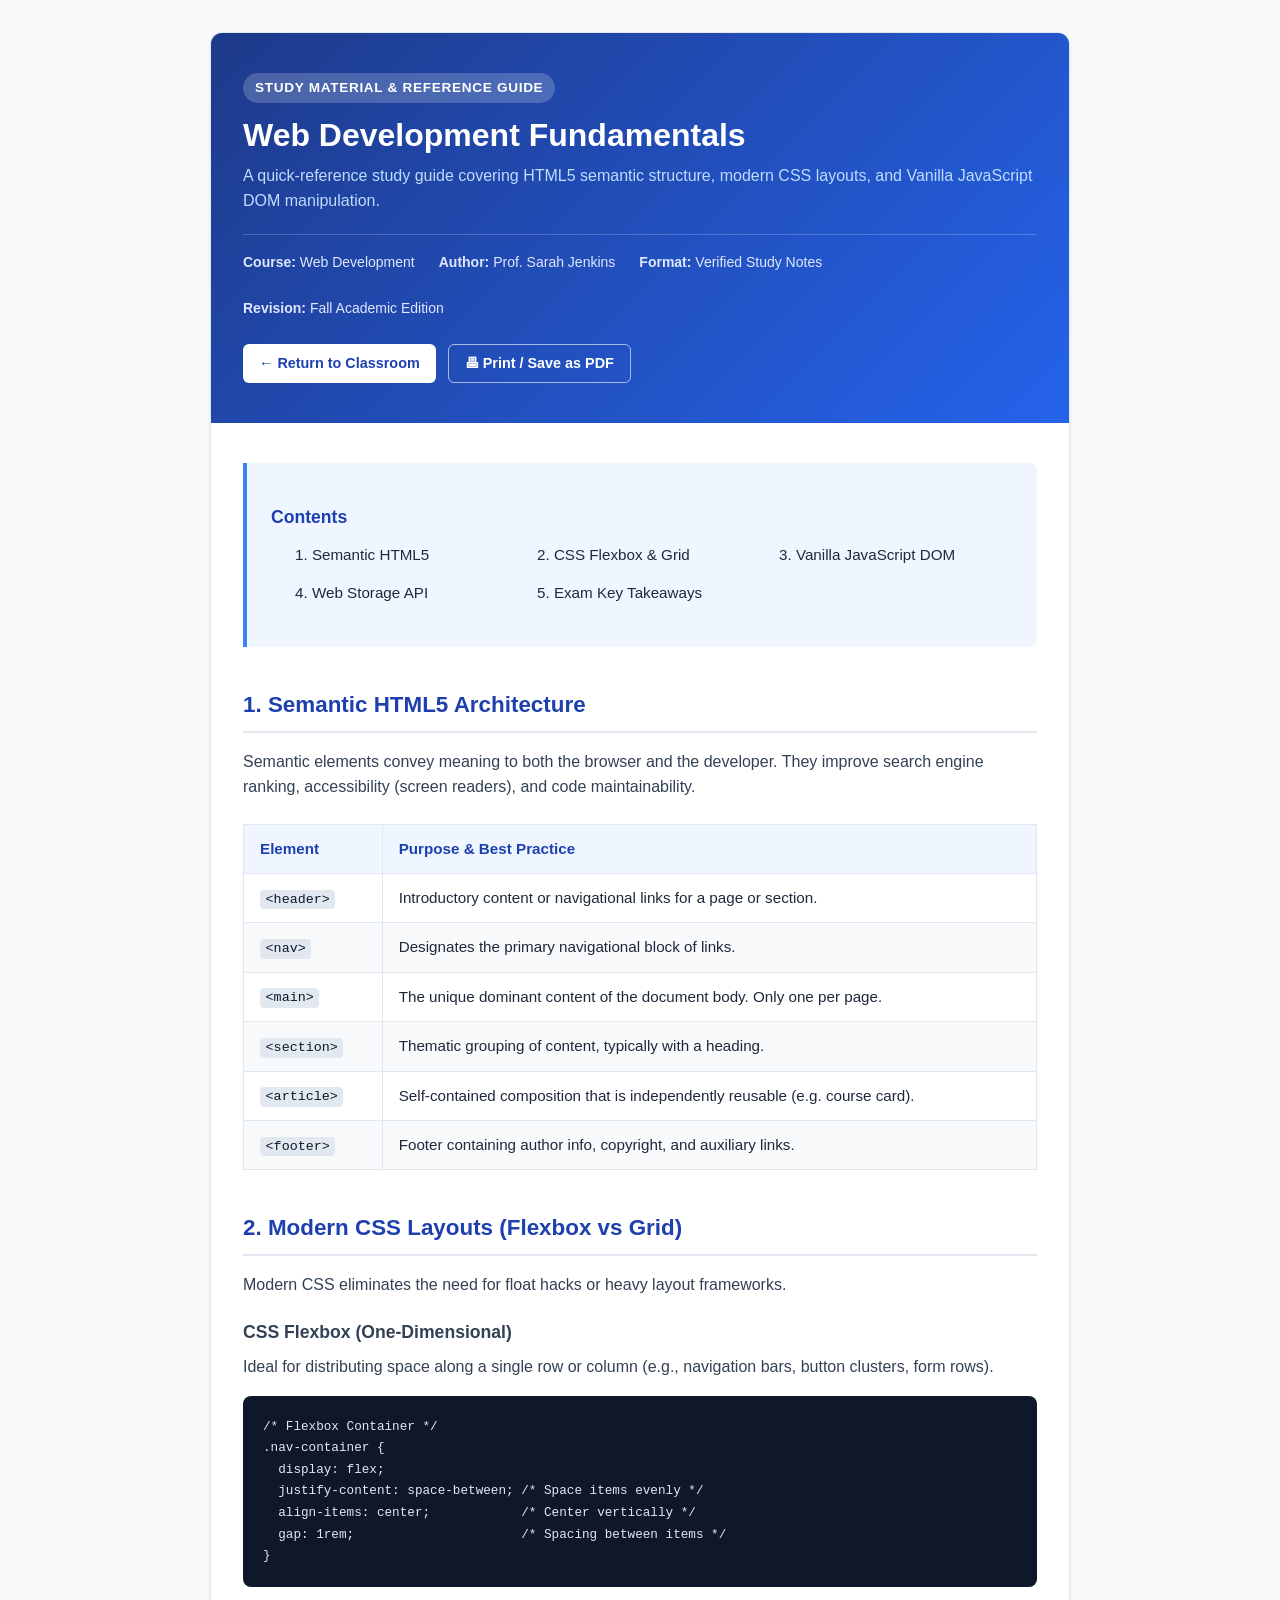
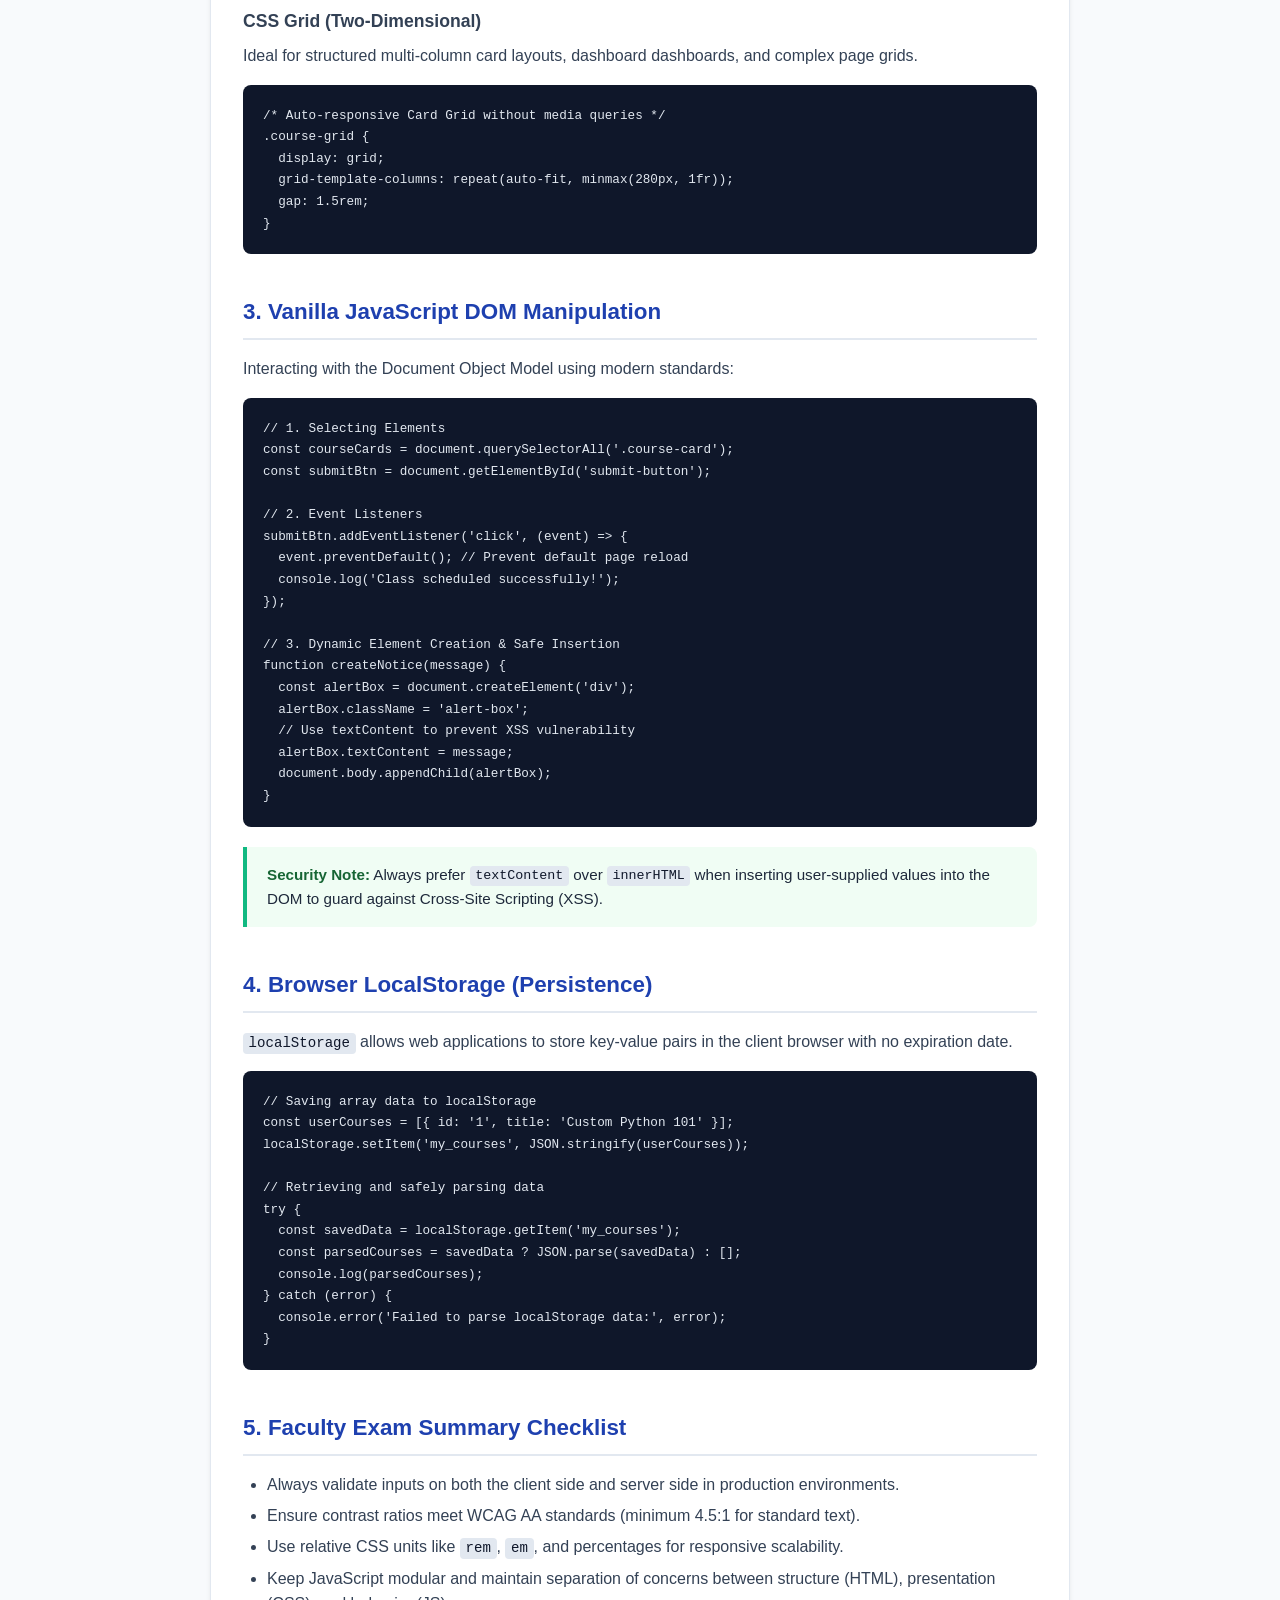
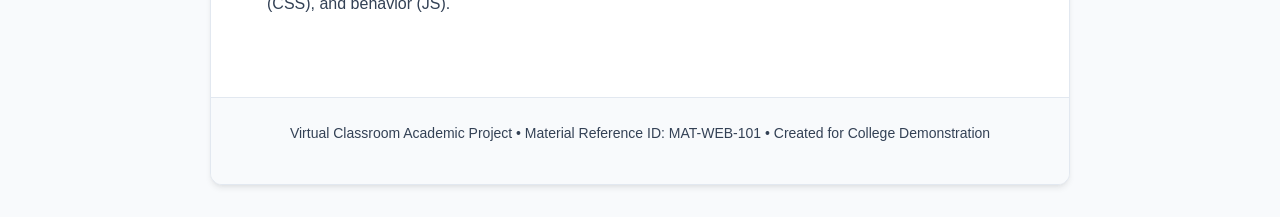
<file: Virtual-classroom/materials/sample-notes.html>
<!DOCTYPE html>
<html lang="en">
<head>
  <meta charset="UTF-8">
  <meta name="viewport" content="width=device-width, initial-scale=1.0">
  <title>Study Material - Web Development Fundamentals Quick Reference</title>
  <style>
    :root {
      --primary: #1e40af;
      --primary-light: #3b82f6;
      --primary-subtle: #eff6ff;
      --text-dark: #1e293b;
      --text-muted: #64748b;
      --bg-page: #f8fafc;
      --bg-card: #ffffff;
      --border-color: #e2e8f0;
      --code-bg: #0f172a;
      --code-text: #e2e8f0;
      --success: #10b981;
      --font-stack: -apple-system, BlinkMacSystemFont, "Segoe UI", Roboto, "Helvetica Neue", Arial, sans-serif;
    }

    * {
      box-sizing: border-box;
      margin: 0;
      padding: 0;
    }

    body {
      font-family: var(--font-stack);
      background-color: var(--bg-page);
      color: var(--text-dark);
      line-height: 1.6;
      padding: 2rem 1rem;
    }

    .container {
      max-width: 860px;
      margin: 0 auto;
      background: var(--bg-card);
      border-radius: 12px;
      box-shadow: 0 4px 6px -1px rgba(0, 0, 0, 0.08), 0 2px 4px -2px rgba(0, 0, 0, 0.05);
      border: 1px solid var(--border-color);
      overflow: hidden;
    }

    .doc-header {
      background: linear-gradient(135deg, #1e3a8a 0%, #2563eb 100%);
      color: #ffffff;
      padding: 2.5rem 2rem;
      position: relative;
    }

    .doc-badge {
      display: inline-block;
      background: rgba(255, 255, 255, 0.2);
      backdrop-filter: blur(4px);
      padding: 0.25rem 0.75rem;
      border-radius: 9999px;
      font-size: 0.85rem;
      font-weight: 600;
      letter-spacing: 0.05em;
      text-transform: uppercase;
      margin-bottom: 0.75rem;
    }

    .doc-header h1 {
      font-size: 2rem;
      font-weight: 700;
      margin-bottom: 0.5rem;
      line-height: 1.25;
    }

    .doc-header p {
      color: #bfdbfe;
      font-size: 1rem;
    }

    .doc-meta {
      display: flex;
      flex-wrap: wrap;
      gap: 1.5rem;
      margin-top: 1.25rem;
      font-size: 0.875rem;
      color: #e0e7ff;
      border-top: 1px solid rgba(255, 255, 255, 0.2);
      padding-top: 1rem;
    }

    .doc-actions {
      display: flex;
      gap: 0.75rem;
      margin-top: 1.5rem;
    }

    .btn {
      display: inline-flex;
      align-items: center;
      gap: 0.5rem;
      padding: 0.5rem 1rem;
      font-size: 0.9rem;
      font-weight: 600;
      border-radius: 6px;
      text-decoration: none;
      cursor: pointer;
      border: none;
      transition: all 0.2s ease;
    }

    .btn-white {
      background: #ffffff;
      color: #1e40af;
    }

    .btn-white:hover {
      background: #f1f5f9;
      transform: translateY(-1px);
    }

    .btn-outline {
      background: transparent;
      color: #ffffff;
      border: 1px solid rgba(255, 255, 255, 0.6);
    }

    .btn-outline:hover {
      background: rgba(255, 255, 255, 0.15);
    }

    .doc-body {
      padding: 2.5rem 2rem;
    }

    .table-of-contents {
      background: var(--primary-subtle);
      border-left: 4px solid var(--primary-light);
      padding: 1.25rem 1.5rem;
      border-radius: 0 8px 8px 0;
      margin-bottom: 2.5rem;
    }

    .table-of-contents h3 {
      font-size: 1.1rem;
      color: var(--primary);
      margin-bottom: 0.75rem;
    }

    .table-of-contents ul {
      list-style-type: none;
      display: grid;
      grid-template-columns: repeat(auto-fit, minmax(200px, 1fr));
      gap: 0.5rem;
    }

    .table-of-contents a {
      color: var(--text-dark);
      text-decoration: none;
      font-weight: 500;
      font-size: 0.95rem;
      display: flex;
      align-items: center;
      gap: 0.4rem;
    }

    .table-of-contents a:hover {
      color: var(--primary);
      text-decoration: underline;
    }

    section {
      margin-bottom: 2.5rem;
    }

    h2 {
      font-size: 1.4rem;
      color: var(--primary);
      margin-bottom: 1rem;
      padding-bottom: 0.5rem;
      border-bottom: 2px solid var(--border-color);
      display: flex;
      align-items: center;
      gap: 0.5rem;
    }

    h3 {
      font-size: 1.1rem;
      margin: 1.25rem 0 0.5rem 0;
      color: #334155;
    }

    p {
      margin-bottom: 1rem;
      color: #334155;
    }

    ul, ol {
      margin-left: 1.5rem;
      margin-bottom: 1rem;
      color: #334155;
    }

    li {
      margin-bottom: 0.35rem;
    }

    pre {
      background: var(--code-bg);
      color: var(--code-text);
      padding: 1.25rem;
      border-radius: 8px;
      overflow-x: auto;
      font-family: "SFMono-Regular", Consolas, "Liberation Mono", Menlo, monospace;
      font-size: 0.9rem;
      margin-bottom: 1.25rem;
      line-height: 1.5;
    }

    code {
      font-family: "SFMono-Regular", Consolas, "Liberation Mono", Menlo, monospace;
      background: #e2e8f0;
      color: #0f172a;
      padding: 0.15rem 0.35rem;
      border-radius: 4px;
      font-size: 0.88em;
    }

    pre code {
      background: transparent;
      color: inherit;
      padding: 0;
    }

    .callout {
      background: #f0fdf4;
      border-left: 4px solid var(--success);
      padding: 1rem 1.25rem;
      border-radius: 0 8px 8px 0;
      margin-bottom: 1.5rem;
      font-size: 0.95rem;
    }

    .callout strong {
      color: #166534;
    }

    table {
      width: 100%;
      border-collapse: collapse;
      margin: 1.5rem 0;
      font-size: 0.95rem;
    }

    th, td {
      border: 1px solid var(--border-color);
      padding: 0.75rem 1rem;
      text-align: left;
    }

    th {
      background-color: var(--primary-subtle);
      color: var(--primary);
      font-weight: 600;
    }

    tr:nth-child(even) {
      background-color: #f8fafc;
    }

    .doc-footer {
      border-top: 1px solid var(--border-color);
      padding: 1.5rem 2rem;
      text-align: center;
      color: var(--text-muted);
      font-size: 0.875rem;
      background: #f8fafc;
    }

    @media print {
      body {
        background: #ffffff;
        padding: 0;
      }
      .container {
        box-shadow: none;
        border: none;
      }
      .doc-actions {
        display: none;
      }
      .doc-header {
        background: #1e3a8a !important;
        -webkit-print-color-adjust: exact;
        print-color-adjust: exact;
      }
    }

    @media (max-width: 640px) {
      .doc-header {
        padding: 1.75rem 1.25rem;
      }
      .doc-body {
        padding: 1.75rem 1.25rem;
      }
      .doc-header h1 {
        font-size: 1.5rem;
      }
    }
  </style>
</head>
<body>

  <div class="container">
    <header class="doc-header">
      <span class="doc-badge">Study Material & Reference Guide</span>
      <h1>Web Development Fundamentals</h1>
      <p>A quick-reference study guide covering HTML5 semantic structure, modern CSS layouts, and Vanilla JavaScript DOM manipulation.</p>

      <div class="doc-meta">
        <div><strong>Course:</strong> Web Development</div>
        <div><strong>Author:</strong> Prof. Sarah Jenkins</div>
        <div><strong>Format:</strong> Verified Study Notes</div>
        <div><strong>Revision:</strong> Fall Academic Edition</div>
      </div>

      <div class="doc-actions">
        <a href="../index.html#materials" class="btn btn-white">&larr; Return to Classroom</a>
        <button onclick="window.print()" class="btn btn-outline">&#128438; Print / Save as PDF</button>
      </div>
    </header>

    <main class="doc-body">
      <nav class="table-of-contents">
        <h3>Contents</h3>
        <ul>
          <li><a href="#html5">1. Semantic HTML5</a></li>
          <li><a href="#css-layout">2. CSS Flexbox &amp; Grid</a></li>
          <li><a href="#js-dom">3. Vanilla JavaScript DOM</a></li>
          <li><a href="#localstorage">4. Web Storage API</a></li>
          <li><a href="#best-practices">5. Exam Key Takeaways</a></li>
        </ul>
      </nav>

      <!-- Section 1 -->
      <section id="html5">
        <h2>1. Semantic HTML5 Architecture</h2>
        <p>Semantic elements convey meaning to both the browser and the developer. They improve search engine ranking, accessibility (screen readers), and code maintainability.</p>

        <table>
          <thead>
            <tr>
              <th>Element</th>
              <th>Purpose &amp; Best Practice</th>
            </tr>
          </thead>
          <tbody>
            <tr>
              <td><code>&lt;header&gt;</code></td>
              <td>Introductory content or navigational links for a page or section.</td>
            </tr>
            <tr>
              <td><code>&lt;nav&gt;</code></td>
              <td>Designates the primary navigational block of links.</td>
            </tr>
            <tr>
              <td><code>&lt;main&gt;</code></td>
              <td>The unique dominant content of the document body. Only one per page.</td>
            </tr>
            <tr>
              <td><code>&lt;section&gt;</code></td>
              <td>Thematic grouping of content, typically with a heading.</td>
            </tr>
            <tr>
              <td><code>&lt;article&gt;</code></td>
              <td>Self-contained composition that is independently reusable (e.g. course card).</td>
            </tr>
            <tr>
              <td><code>&lt;footer&gt;</code></td>
              <td>Footer containing author info, copyright, and auxiliary links.</td>
            </tr>
          </tbody>
        </table>
      </section>

      <!-- Section 2 -->
      <section id="css-layout">
        <h2>2. Modern CSS Layouts (Flexbox vs Grid)</h2>
        <p>Modern CSS eliminates the need for float hacks or heavy layout frameworks.</p>

        <h3>CSS Flexbox (One-Dimensional)</h3>
        <p>Ideal for distributing space along a single row or column (e.g., navigation bars, button clusters, form rows).</p>
        <pre><code>/* Flexbox Container */
.nav-container {
  display: flex;
  justify-content: space-between; /* Space items evenly */
  align-items: center;            /* Center vertically */
  gap: 1rem;                      /* Spacing between items */
}</code></pre>

        <h3>CSS Grid (Two-Dimensional)</h3>
        <p>Ideal for structured multi-column card layouts, dashboard dashboards, and complex page grids.</p>
        <pre><code>/* Auto-responsive Card Grid without media queries */
.course-grid {
  display: grid;
  grid-template-columns: repeat(auto-fit, minmax(280px, 1fr));
  gap: 1.5rem;
}</code></pre>
      </section>

      <!-- Section 3 -->
      <section id="js-dom">
        <h2>3. Vanilla JavaScript DOM Manipulation</h2>
        <p>Interacting with the Document Object Model using modern standards:</p>

        <pre><code>// 1. Selecting Elements
const courseCards = document.querySelectorAll('.course-card');
const submitBtn = document.getElementById('submit-button');

// 2. Event Listeners
submitBtn.addEventListener('click', (event) => {
  event.preventDefault(); // Prevent default page reload
  console.log('Class scheduled successfully!');
});

// 3. Dynamic Element Creation & Safe Insertion
function createNotice(message) {
  const alertBox = document.createElement('div');
  alertBox.className = 'alert-box';
  // Use textContent to prevent XSS vulnerability
  alertBox.textContent = message;
  document.body.appendChild(alertBox);
}</code></pre>

        <div class="callout">
          <strong>Security Note:</strong> Always prefer <code>textContent</code> over <code>innerHTML</code> when inserting user-supplied values into the DOM to guard against Cross-Site Scripting (XSS).
        </div>
      </section>

      <!-- Section 4 -->
      <section id="localstorage">
        <h2>4. Browser LocalStorage (Persistence)</h2>
        <p><code>localStorage</code> allows web applications to store key-value pairs in the client browser with no expiration date.</p>

        <pre><code>// Saving array data to localStorage
const userCourses = [{ id: '1', title: 'Custom Python 101' }];
localStorage.setItem('my_courses', JSON.stringify(userCourses));

// Retrieving and safely parsing data
try {
  const savedData = localStorage.getItem('my_courses');
  const parsedCourses = savedData ? JSON.parse(savedData) : [];
  console.log(parsedCourses);
} catch (error) {
  console.error('Failed to parse localStorage data:', error);
}</code></pre>
      </section>

      <!-- Section 5 -->
      <section id="best-practices">
        <h2>5. Faculty Exam Summary Checklist</h2>
        <ul>
          <li>Always validate inputs on both the client side and server side in production environments.</li>
          <li>Ensure contrast ratios meet WCAG AA standards (minimum 4.5:1 for standard text).</li>
          <li>Use relative CSS units like <code>rem</code>, <code>em</code>, and percentages for responsive scalability.</li>
          <li>Keep JavaScript modular and maintain separation of concerns between structure (HTML), presentation (CSS), and behavior (JS).</li>
        </ul>
      </section>
    </main>

    <footer class="doc-footer">
      <p>Virtual Classroom Academic Project &bull; Material Reference ID: MAT-WEB-101 &bull; Created for College Demonstration</p>
    </footer>
  </div>

</body>
</html>
</file>
<file: Virtual-classroom/style.css>
/* ==========================================================================
   Virtual Classroom & Online Tutoring Site - Stylesheet
   Color Scheme: Professional Blue and White
   Pure CSS3 - Zero External CSS Frameworks
   ========================================================================== */

/* --------------------------------------------------------------------------
   1. CSS Variables & Theme Setup
   -------------------------------------------------------------------------- */
:root {
  /* Blue Palette */
  --primary-900: #0f172a;
  --primary-800: #1e3a8a;
  --primary-700: #1d4ed8;
  --primary-600: #2563eb;
  --primary-500: #3b82f6;
  --primary-400: #60a5fa;
  --primary-100: #dbeafe;
  --primary-50:  #eff6ff;

  /* Accent & Status Colors */
  --accent-teal: #0d9488;
  --accent-teal-subtle: #ccfbf1;
  --success: #16a34a;
  --success-bg: #dcfce7;
  --warning: #d97706;
  --warning-bg: #fef3c7;
  --danger: #dc2626;
  --danger-bg: #fee2e2;

  /* Neutral Surface & Text Colors */
  --bg-page: #f8fafc;
  --bg-card: #ffffff;
  --bg-card-hover: #fbfcfe;
  --bg-subtle: #f1f5f9;
  --text-main: #0f172a;
  --text-body: #334155;
  --text-muted: #64748b;
  --text-light: #94a3b8;
  --border-light: #e2e8f0;
  --border-medium: #cbd5e1;

  /* Shadows */
  --shadow-sm: 0 1px 2px 0 rgba(15, 23, 42, 0.05);
  --shadow-md: 0 4px 6px -1px rgba(15, 23, 42, 0.08), 0 2px 4px -2px rgba(15, 23, 42, 0.05);
  --shadow-lg: 0 10px 15px -3px rgba(15, 23, 42, 0.08), 0 4px 6px -4px rgba(15, 23, 42, 0.04);
  --shadow-xl: 0 20px 25px -5px rgba(15, 23, 42, 0.1), 0 8px 10px -6px rgba(15, 23, 42, 0.05);
  --shadow-hover: 0 12px 24px -4px rgba(37, 99, 235, 0.12), 0 6px 10px -4px rgba(15, 23, 42, 0.05);

  /* Radii */
  --radius-sm: 6px;
  --radius-md: 10px;
  --radius-lg: 16px;
  --radius-full: 9999px;

  /* Layout & Transitions */
  --max-width: 1200px;
  --nav-height: 72px;
  --transition-fast: 0.15s ease;
  --transition-normal: 0.25s ease;
  --transition-bounce: 0.3s cubic-bezier(0.34, 1.56, 0.64, 1);
  --font-sans: -apple-system, BlinkMacSystemFont, "Segoe UI", Roboto, "Helvetica Neue", Arial, sans-serif;
}

/* --------------------------------------------------------------------------
   2. Reset & Global Typography
   -------------------------------------------------------------------------- */
*, *::before, *::after {
  box-sizing: border-box;
  margin: 0;
  padding: 0;
}

html {
  scroll-behavior: smooth;
  scroll-padding-top: calc(var(--nav-height) + 1.5rem);
}

body {
  font-family: var(--font-sans);
  background-color: var(--bg-page);
  color: var(--text-body);
  line-height: 1.6;
  -webkit-font-smoothing: antialiased;
  -moz-osx-font-smoothing: grayscale;
  overflow-x: hidden;
}

img, svg {
  display: block;
  max-width: 100%;
}

a {
  color: var(--primary-600);
  text-decoration: none;
  transition: color var(--transition-fast);
}

a:hover {
  color: var(--primary-800);
}

button, input, select, textarea {
  font: inherit;
  color: inherit;
}

/* Accessible focus outline */
:focus-visible {
  outline: 2px solid var(--primary-600);
  outline-offset: 2px;
}

.container {
  width: 100%;
  max-width: var(--max-width);
  margin-left: auto;
  margin-right: auto;
  padding-left: 1.5rem;
  padding-right: 1.5rem;
}

/* Section Header Styling */
.section {
  padding: 5rem 0;
}

.section-alt {
  background-color: #ffffff;
  border-top: 1px solid var(--border-light);
  border-bottom: 1px solid var(--border-light);
}

.section-header {
  text-align: center;
  max-width: 680px;
  margin: 0 auto 3.5rem auto;
}

.section-tag {
  display: inline-block;
  font-size: 0.8rem;
  font-weight: 700;
  text-transform: uppercase;
  letter-spacing: 0.08em;
  color: var(--primary-700);
  background-color: var(--primary-100);
  padding: 0.3rem 0.85rem;
  border-radius: var(--radius-full);
  margin-bottom: 0.75rem;
}

.section-title {
  font-size: 2.25rem;
  font-weight: 800;
  color: var(--primary-900);
  line-height: 1.25;
  margin-bottom: 0.75rem;
}

.section-subtitle {
  font-size: 1.05rem;
  color: var(--text-muted);
}

/* --------------------------------------------------------------------------
   3. Buttons & Badges
   -------------------------------------------------------------------------- */
.btn {
  display: inline-flex;
  align-items: center;
  justify-content: center;
  gap: 0.5rem;
  padding: 0.65rem 1.35rem;
  font-size: 0.95rem;
  font-weight: 600;
  border-radius: var(--radius-md);
  border: 1px solid transparent;
  cursor: pointer;
  transition: all var(--transition-fast);
  white-space: nowrap;
  line-height: 1.25;
}

.btn:active {
  transform: scale(0.98);
}

.btn-primary {
  background-color: var(--primary-600);
  color: #ffffff;
  box-shadow: 0 2px 4px rgba(37, 99, 235, 0.25);
}

.btn-primary:hover {
  background-color: var(--primary-700);
  color: #ffffff;
  box-shadow: 0 4px 8px rgba(37, 99, 235, 0.35);
  transform: translateY(-1px);
}

.btn-secondary {
  background-color: var(--primary-50);
  color: var(--primary-700);
  border-color: var(--primary-100);
}

.btn-secondary:hover {
  background-color: var(--primary-100);
  color: var(--primary-800);
}

.btn-outline {
  background-color: #ffffff;
  color: var(--primary-700);
  border-color: var(--border-medium);
}

.btn-outline:hover {
  background-color: var(--primary-50);
  border-color: var(--primary-400);
  color: var(--primary-800);
}

.btn-danger {
  background-color: #ffffff;
  color: var(--danger);
  border-color: #fca5a5;
  font-size: 0.85rem;
  padding: 0.4rem 0.8rem;
}

.btn-danger:hover {
  background-color: var(--danger);
  color: #ffffff;
  border-color: var(--danger);
}

.btn-sm {
  padding: 0.45rem 0.9rem;
  font-size: 0.85rem;
  border-radius: var(--radius-sm);
}

.btn-lg {
  padding: 0.85rem 1.75rem;
  font-size: 1.05rem;
  border-radius: var(--radius-md);
}

.badge {
  display: inline-flex;
  align-items: center;
  gap: 0.35rem;
  padding: 0.25rem 0.65rem;
  font-size: 0.75rem;
  font-weight: 700;
  border-radius: var(--radius-full);
  text-transform: uppercase;
  letter-spacing: 0.04em;
}

.badge-blue {
  background-color: var(--primary-100);
  color: var(--primary-800);
}

.badge-green {
  background-color: var(--success-bg);
  color: var(--success);
}

.badge-yellow {
  background-color: var(--warning-bg);
  color: var(--warning);
}

.badge-teal {
  background-color: var(--accent-teal-subtle);
  color: var(--accent-teal);
}

.badge-user {
  background-color: #fef08a;
  color: #854d0e;
  border: 1px solid #fde047;
}

/* --------------------------------------------------------------------------
   4. Header & Navigation
   -------------------------------------------------------------------------- */
.header {
  position: sticky;
  top: 0;
  left: 0;
  right: 0;
  height: var(--nav-height);
  background-color: rgba(255, 255, 255, 0.96);
  backdrop-filter: blur(10px);
  -webkit-backdrop-filter: blur(10px);
  border-bottom: 1px solid var(--border-light);
  z-index: 1000;
  transition: box-shadow var(--transition-fast);
}

.header.scrolled {
  box-shadow: var(--shadow-md);
}

.navbar {
  display: flex;
  align-items: center;
  justify-content: space-between;
  height: 100%;
}

.brand {
  display: flex;
  align-items: center;
  gap: 0.75rem;
  font-size: 1.25rem;
  font-weight: 800;
  color: var(--primary-900);
  text-decoration: none;
}

.brand-icon {
  width: 40px;
  height: 40px;
  background: linear-gradient(135deg, var(--primary-600) 0%, var(--primary-800) 100%);
  color: #ffffff;
  border-radius: 10px;
  display: flex;
  align-items: center;
  justify-content: center;
  box-shadow: 0 4px 10px rgba(37, 99, 235, 0.3);
}

.brand span {
  background: linear-gradient(135deg, var(--primary-800) 0%, var(--primary-600) 100%);
  -webkit-background-clip: text;
  -webkit-text-fill-color: transparent;
}

.nav-links {
  display: flex;
  align-items: center;
  list-style: none;
  gap: 1.75rem;
}

.nav-link {
  font-size: 0.95rem;
  font-weight: 600;
  color: var(--text-body);
  position: relative;
  padding: 0.5rem 0;
  transition: color var(--transition-fast);
}

.nav-link:hover, .nav-link.active {
  color: var(--primary-600);
}

.nav-link::after {
  content: '';
  position: absolute;
  bottom: 0;
  left: 0;
  width: 0;
  height: 2px;
  background-color: var(--primary-600);
  transition: width var(--transition-fast);
  border-radius: 2px;
}

.nav-link:hover::after, .nav-link.active::after {
  width: 100%;
}

.nav-actions {
  display: flex;
  align-items: center;
  gap: 1rem;
}

.demo-chip {
  display: inline-flex;
  align-items: center;
  gap: 0.4rem;
  padding: 0.3rem 0.75rem;
  background: var(--primary-50);
  border: 1px solid var(--primary-100);
  border-radius: var(--radius-full);
  font-size: 0.75rem;
  font-weight: 700;
  color: var(--primary-700);
}

.nav-toggle {
  display: none;
  background: transparent;
  border: none;
  cursor: pointer;
  padding: 0.5rem;
  color: var(--text-main);
}

/* --------------------------------------------------------------------------
   5. Hero Section
   -------------------------------------------------------------------------- */
.hero {
  position: relative;
  padding: 5rem 0 6rem 0;
  background: radial-gradient(circle at 10% 20%, rgba(219, 234, 254, 0.45) 0%, rgba(239, 246, 255, 0.2) 60%, rgba(248, 250, 252, 0.8) 100%);
  overflow: hidden;
}

.hero::after {
  content: '';
  position: absolute;
  bottom: 0;
  left: 0;
  right: 0;
  height: 40px;
  background: linear-gradient(to top, var(--bg-page), transparent);
}

.hero-grid {
  display: grid;
  grid-template-columns: 1.15fr 0.85fr;
  align-items: center;
  gap: 3.5rem;
}

.hero-content {
  max-width: 600px;
}

.hero-badge {
  display: inline-flex;
  align-items: center;
  gap: 0.5rem;
  padding: 0.35rem 0.9rem;
  background-color: var(--primary-100);
  color: var(--primary-800);
  font-size: 0.85rem;
  font-weight: 700;
  border-radius: var(--radius-full);
  margin-bottom: 1.5rem;
  border: 1px solid rgba(37, 99, 235, 0.15);
}

.hero-title {
  font-size: 3.25rem;
  font-weight: 800;
  line-height: 1.15;
  color: var(--primary-900);
  margin-bottom: 1.25rem;
  letter-spacing: -0.02em;
}

.hero-title .highlight {
  color: var(--primary-600);
  position: relative;
  display: inline-block;
}

.hero-desc {
  font-size: 1.15rem;
  color: var(--text-body);
  margin-bottom: 2rem;
  line-height: 1.65;
}

.hero-cta {
  display: flex;
  flex-wrap: wrap;
  gap: 1rem;
  margin-bottom: 2.5rem;
}

.hero-stats {
  display: grid;
  grid-template-columns: repeat(3, 1fr);
  gap: 1.5rem;
  padding-top: 1.75rem;
  border-top: 1px solid var(--border-medium);
}

.stat-item h4 {
  font-size: 1.6rem;
  font-weight: 800;
  color: var(--primary-800);
  line-height: 1;
  margin-bottom: 0.25rem;
}

.stat-item p {
  font-size: 0.85rem;
  color: var(--text-muted);
  font-weight: 500;
}

/* Hero Graphic / Preview Card */
.hero-visual {
  position: relative;
}

.preview-card {
  background: #ffffff;
  border: 1px solid var(--border-light);
  border-radius: var(--radius-lg);
  box-shadow: var(--shadow-xl);
  overflow: hidden;
  transition: transform var(--transition-normal);
}

.preview-card:hover {
  transform: translateY(-4px);
}

.preview-card-header {
  background: linear-gradient(135deg, var(--primary-800) 0%, var(--primary-600) 100%);
  color: #ffffff;
  padding: 1.25rem 1.5rem;
  display: flex;
  align-items: center;
  justify-content: space-between;
}

.live-indicator {
  display: inline-flex;
  align-items: center;
  gap: 0.4rem;
  font-size: 0.75rem;
  font-weight: 700;
  background: rgba(239, 68, 68, 0.9);
  color: #ffffff;
  padding: 0.2rem 0.5rem;
  border-radius: var(--radius-full);
  text-transform: uppercase;
  letter-spacing: 0.05em;
}

.live-dot {
  width: 6px;
  height: 6px;
  background: #ffffff;
  border-radius: 50%;
  animation: pulse 1.5s infinite;
}

@keyframes pulse {
  0% { opacity: 1; transform: scale(1); }
  50% { opacity: 0.4; transform: scale(1.3); }
  100% { opacity: 1; transform: scale(1); }
}

.preview-card-body {
  padding: 1.5rem;
}

.preview-schedule-item {
  display: flex;
  align-items: center;
  gap: 1rem;
  padding: 0.85rem;
  border-radius: var(--radius-md);
  background-color: var(--bg-page);
  margin-bottom: 0.75rem;
  border: 1px solid var(--border-light);
}

.preview-icon {
  width: 40px;
  height: 40px;
  background-color: var(--primary-100);
  color: var(--primary-700);
  border-radius: var(--radius-sm);
  display: flex;
  align-items: center;
  justify-content: center;
  flex-shrink: 0;
}

.preview-info h5 {
  font-size: 0.9rem;
  font-weight: 700;
  color: var(--primary-900);
  margin-bottom: 0.15rem;
}

.preview-info p {
  font-size: 0.8rem;
  color: var(--text-muted);
}

.preview-footer-note {
  margin-top: 1rem;
  padding: 0.75rem;
  background-color: var(--primary-50);
  border-radius: var(--radius-sm);
  font-size: 0.8rem;
  color: var(--primary-800);
  text-align: center;
}

/* --------------------------------------------------------------------------
   6. Platform Benefits Section
   -------------------------------------------------------------------------- */
.benefits-grid {
  display: grid;
  grid-template-columns: repeat(auto-fit, minmax(250px, 1fr));
  gap: 1.75rem;
}

.benefit-card {
  background-color: var(--bg-card);
  border: 1px solid var(--border-light);
  border-radius: var(--radius-lg);
  padding: 2rem 1.75rem;
  transition: all var(--transition-normal);
  position: relative;
}

.benefit-card:hover {
  transform: translateY(-4px);
  box-shadow: var(--shadow-hover);
  border-color: var(--primary-300);
}

.benefit-icon {
  width: 52px;
  height: 52px;
  background: var(--primary-50);
  color: var(--primary-600);
  border-radius: var(--radius-md);
  display: flex;
  align-items: center;
  justify-content: center;
  margin-bottom: 1.25rem;
  border: 1px solid var(--primary-100);
  transition: transform var(--transition-fast);
}

.benefit-card:hover .benefit-icon {
  transform: scale(1.08);
  background: var(--primary-600);
  color: #ffffff;
}

.benefit-card h3 {
  font-size: 1.15rem;
  font-weight: 700;
  color: var(--primary-900);
  margin-bottom: 0.5rem;
}

.benefit-card p {
  font-size: 0.92rem;
  color: var(--text-muted);
  line-height: 1.55;
}

/* --------------------------------------------------------------------------
   7. Courses Section
   -------------------------------------------------------------------------- */
.filter-bar {
  display: flex;
  flex-wrap: wrap;
  align-items: center;
  justify-content: space-between;
  gap: 1rem;
  margin-bottom: 2.25rem;
  padding: 1rem 1.25rem;
  background-color: #ffffff;
  border: 1px solid var(--border-light);
  border-radius: var(--radius-lg);
  box-shadow: var(--shadow-sm);
}

.filter-categories {
  display: flex;
  flex-wrap: wrap;
  gap: 0.5rem;
}

.filter-btn {
  padding: 0.45rem 1rem;
  font-size: 0.85rem;
  font-weight: 600;
  border-radius: var(--radius-full);
  border: 1px solid var(--border-light);
  background-color: var(--bg-page);
  color: var(--text-body);
  cursor: pointer;
  transition: all var(--transition-fast);
}

.filter-btn:hover, .filter-btn.active {
  background-color: var(--primary-600);
  color: #ffffff;
  border-color: var(--primary-600);
}

.search-box {
  position: relative;
  min-width: 240px;
}

.search-input {
  width: 100%;
  padding: 0.5rem 1rem 0.5rem 2.25rem;
  font-size: 0.88rem;
  border-radius: var(--radius-md);
  border: 1px solid var(--border-medium);
  background-color: var(--bg-page);
  outline: none;
  transition: border-color var(--transition-fast);
}

.search-input:focus {
  border-color: var(--primary-500);
  background-color: #ffffff;
}

.search-icon {
  position: absolute;
  left: 0.75rem;
  top: 50%;
  transform: translateY(-50%);
  color: var(--text-light);
  pointer-events: none;
}

.course-grid {
  display: grid;
  grid-template-columns: repeat(auto-fill, minmax(320px, 1fr));
  gap: 1.75rem;
}

.course-card {
  background-color: var(--bg-card);
  border: 1px solid var(--border-light);
  border-radius: var(--radius-lg);
  padding: 1.75rem;
  display: flex;
  flex-direction: column;
  box-shadow: var(--shadow-sm);
  transition: all var(--transition-normal);
  position: relative;
}

.course-card:hover {
  transform: translateY(-4px);
  box-shadow: var(--shadow-hover);
  border-color: var(--primary-300);
}

.course-top {
  display: flex;
  align-items: center;
  justify-content: space-between;
  gap: 0.5rem;
  margin-bottom: 1rem;
}

.course-title {
  font-size: 1.25rem;
  font-weight: 700;
  color: var(--primary-900);
  margin-bottom: 0.5rem;
  line-height: 1.35;
}

.course-tutor {
  display: flex;
  align-items: center;
  gap: 0.5rem;
  font-size: 0.88rem;
  color: var(--text-muted);
  margin-bottom: 0.85rem;
}

.tutor-avatar {
  width: 26px;
  height: 26px;
  border-radius: 50%;
  background-color: var(--primary-100);
  color: var(--primary-700);
  display: flex;
  align-items: center;
  justify-content: center;
  font-size: 0.75rem;
  font-weight: 700;
}

.course-desc {
  font-size: 0.92rem;
  color: var(--text-body);
  margin-bottom: 1.25rem;
  line-height: 1.55;
  flex-grow: 1;
}

.course-meta {
  display: flex;
  align-items: center;
  justify-content: space-between;
  padding-top: 1rem;
  border-top: 1px solid var(--border-light);
  margin-top: auto;
}

/* --------------------------------------------------------------------------
   8. Classroom & Schedule Section
   -------------------------------------------------------------------------- */
.schedule-container {
  max-width: 960px;
  margin: 0 auto;
}

.schedule-list {
  display: flex;
  flex-direction: column;
  gap: 1rem;
}

.schedule-card {
  background-color: var(--bg-card);
  border: 1px solid var(--border-light);
  border-radius: var(--radius-lg);
  padding: 1.5rem 1.75rem;
  display: grid;
  grid-template-columns: auto 1fr auto;
  align-items: center;
  gap: 1.75rem;
  box-shadow: var(--shadow-sm);
  transition: all var(--transition-normal);
}

.schedule-card:hover {
  border-color: var(--primary-300);
  box-shadow: var(--shadow-md);
  transform: translateX(3px);
}

.schedule-date-badge {
  display: flex;
  flex-direction: column;
  align-items: center;
  justify-content: center;
  width: 72px;
  height: 72px;
  background-color: var(--primary-50);
  border: 1px solid var(--primary-100);
  border-radius: var(--radius-md);
  color: var(--primary-800);
  flex-shrink: 0;
  text-align: center;
}

.schedule-date-badge .day {
  font-size: 1.4rem;
  font-weight: 800;
  line-height: 1;
}

.schedule-date-badge .month {
  font-size: 0.75rem;
  font-weight: 700;
  text-transform: uppercase;
  color: var(--primary-600);
}

.schedule-details h4 {
  font-size: 1.15rem;
  font-weight: 700;
  color: var(--primary-900);
  margin-bottom: 0.35rem;
}

.schedule-meta-row {
  display: flex;
  flex-wrap: wrap;
  align-items: center;
  gap: 1.25rem;
  font-size: 0.875rem;
  color: var(--text-muted);
}

.schedule-meta-item {
  display: inline-flex;
  align-items: center;
  gap: 0.4rem;
}

/* --------------------------------------------------------------------------
   9. Study Materials Section
   -------------------------------------------------------------------------- */
.materials-grid {
  display: grid;
  grid-template-columns: repeat(auto-fill, minmax(270px, 1fr));
  gap: 1.5rem;
}

.material-card {
  background-color: var(--bg-card);
  border: 1px solid var(--border-light);
  border-radius: var(--radius-lg);
  padding: 1.5rem;
  display: flex;
  flex-direction: column;
  box-shadow: var(--shadow-sm);
  transition: all var(--transition-normal);
}

.material-card:hover {
  transform: translateY(-4px);
  box-shadow: var(--shadow-hover);
  border-color: var(--primary-300);
}

.material-top {
  display: flex;
  align-items: flex-start;
  justify-content: space-between;
  margin-bottom: 1rem;
}

.material-file-icon {
  width: 44px;
  height: 44px;
  background-color: var(--primary-50);
  color: var(--primary-700);
  border-radius: var(--radius-md);
  display: flex;
  align-items: center;
  justify-content: center;
  border: 1px solid var(--primary-100);
}

.material-title {
  font-size: 1.1rem;
  font-weight: 700;
  color: var(--primary-900);
  margin-bottom: 0.4rem;
  line-height: 1.35;
}

.material-course {
  font-size: 0.85rem;
  color: var(--primary-700);
  font-weight: 600;
  margin-bottom: 0.75rem;
}

.material-desc {
  font-size: 0.88rem;
  color: var(--text-muted);
  margin-bottom: 1.25rem;
  flex-grow: 1;
}

.material-actions {
  display: grid;
  grid-template-columns: 1fr 1fr;
  gap: 0.65rem;
  margin-top: auto;
}

/* --------------------------------------------------------------------------
   10. Dashboard Section
   -------------------------------------------------------------------------- */
.dashboard-metrics {
  display: grid;
  grid-template-columns: repeat(auto-fit, minmax(220px, 1fr));
  gap: 1.5rem;
  margin-bottom: 2.5rem;
}

.metric-card {
  background-color: #ffffff;
  border: 1px solid var(--border-light);
  border-radius: var(--radius-lg);
  padding: 1.5rem;
  box-shadow: var(--shadow-sm);
  display: flex;
  align-items: center;
  gap: 1.25rem;
}

.metric-icon {
  width: 50px;
  height: 50px;
  border-radius: var(--radius-md);
  display: flex;
  align-items: center;
  justify-content: center;
  flex-shrink: 0;
}

.metric-icon.blue {
  background-color: var(--primary-100);
  color: var(--primary-700);
}

.metric-icon.teal {
  background-color: var(--accent-teal-subtle);
  color: var(--accent-teal);
}

.metric-icon.green {
  background-color: var(--success-bg);
  color: var(--success);
}

.metric-icon.amber {
  background-color: var(--warning-bg);
  color: var(--warning);
}

.metric-value {
  font-size: 1.85rem;
  font-weight: 800;
  color: var(--primary-900);
  line-height: 1.1;
}

.metric-label {
  font-size: 0.85rem;
  color: var(--text-muted);
  font-weight: 500;
}

.dashboard-grid {
  display: grid;
  grid-template-columns: 1fr 1fr;
  gap: 2rem;
  margin-bottom: 2.5rem;
}

.form-panel {
  background-color: #ffffff;
  border: 1px solid var(--border-light);
  border-radius: var(--radius-lg);
  padding: 2rem;
  box-shadow: var(--shadow-sm);
}

.panel-header {
  display: flex;
  align-items: center;
  justify-content: space-between;
  margin-bottom: 1.5rem;
  padding-bottom: 0.75rem;
  border-bottom: 1px solid var(--border-light);
}

.panel-title {
  font-size: 1.2rem;
  font-weight: 700;
  color: var(--primary-900);
  display: flex;
  align-items: center;
  gap: 0.5rem;
}

.app-form {
  display: flex;
  flex-direction: column;
  gap: 1.15rem;
}

.form-group {
  display: flex;
  flex-direction: column;
  gap: 0.35rem;
}

.form-row {
  display: grid;
  grid-template-columns: 1fr 1fr;
  gap: 1rem;
}

.form-label {
  font-size: 0.875rem;
  font-weight: 600;
  color: var(--text-main);
}

.form-control {
  width: 100%;
  padding: 0.65rem 0.9rem;
  font-size: 0.92rem;
  border: 1px solid var(--border-medium);
  border-radius: var(--radius-md);
  background-color: #ffffff;
  color: var(--text-main);
  transition: all var(--transition-fast);
}

.form-control:focus {
  border-color: var(--primary-600);
  box-shadow: 0 0 0 3px rgba(37, 99, 235, 0.15);
  outline: none;
}

.form-control.is-invalid {
  border-color: var(--danger);
  background-color: #fffaf0;
}

.form-error-msg {
  font-size: 0.78rem;
  color: var(--danger);
  display: none;
}

.form-control.is-invalid + .form-error-msg {
  display: block;
}

/* User Items Management Area */
.user-items-panel {
  background-color: #ffffff;
  border: 1px solid var(--border-light);
  border-radius: var(--radius-lg);
  padding: 2rem;
  box-shadow: var(--shadow-sm);
}

.user-items-header {
  display: flex;
  flex-wrap: wrap;
  align-items: center;
  justify-content: space-between;
  gap: 1rem;
  margin-bottom: 1.5rem;
}

.user-tabs {
  display: flex;
  gap: 0.5rem;
}

.tab-btn {
  padding: 0.5rem 1rem;
  font-size: 0.9rem;
  font-weight: 600;
  border-radius: var(--radius-md);
  background-color: var(--bg-page);
  border: 1px solid var(--border-light);
  color: var(--text-body);
  cursor: pointer;
  transition: all var(--transition-fast);
}

.tab-btn.active {
  background-color: var(--primary-600);
  color: #ffffff;
  border-color: var(--primary-600);
}

.user-items-list {
  display: grid;
  grid-template-columns: repeat(auto-fill, minmax(280px, 1fr));
  gap: 1rem;
  min-height: 120px;
}

.user-item-card {
  background-color: var(--bg-page);
  border: 1px solid var(--border-light);
  border-radius: var(--radius-md);
  padding: 1.25rem;
  display: flex;
  flex-direction: column;
  justify-content: space-between;
  gap: 0.75rem;
  position: relative;
  transition: all var(--transition-fast);
}

.user-item-card:hover {
  border-color: var(--primary-300);
}

.user-item-header {
  display: flex;
  align-items: flex-start;
  justify-content: space-between;
  gap: 0.5rem;
}

.user-item-title {
  font-size: 1rem;
  font-weight: 700;
  color: var(--primary-900);
}

.user-item-meta {
  font-size: 0.82rem;
  color: var(--text-muted);
}

.empty-state {
  grid-column: 1 / -1;
  text-align: center;
  padding: 3rem 1.5rem;
  color: var(--text-muted);
  background-color: var(--bg-page);
  border: 1px dashed var(--border-medium);
  border-radius: var(--radius-md);
}

.empty-state-icon {
  font-size: 2rem;
  margin-bottom: 0.5rem;
  color: var(--primary-400);
}

/* --------------------------------------------------------------------------
   11. Modals & Overlay Windows
   -------------------------------------------------------------------------- */
.modal-overlay {
  position: fixed;
  top: 0;
  left: 0;
  right: 0;
  bottom: 0;
  background-color: rgba(15, 23, 42, 0.6);
  backdrop-filter: blur(4px);
  -webkit-backdrop-filter: blur(4px);
  display: flex;
  align-items: center;
  justify-content: center;
  padding: 1.5rem;
  z-index: 2000;
  opacity: 0;
  visibility: hidden;
  transition: all var(--transition-normal);
}

.modal-overlay.active {
  opacity: 1;
  visibility: visible;
}

.modal-card {
  background-color: #ffffff;
  border-radius: var(--radius-lg);
  box-shadow: var(--shadow-xl);
  width: 100%;
  max-width: 640px;
  max-height: 90vh;
  display: flex;
  flex-direction: column;
  overflow: hidden;
  transform: scale(0.95) translateY(10px);
  transition: transform var(--transition-bounce);
}

.modal-overlay.active .modal-card {
  transform: scale(1) translateY(0);
}

.modal-header {
  display: flex;
  align-items: center;
  justify-content: space-between;
  padding: 1.25rem 1.75rem;
  background-color: var(--bg-page);
  border-bottom: 1px solid var(--border-light);
}

.modal-header h3 {
  font-size: 1.25rem;
  font-weight: 700;
  color: var(--primary-900);
}

.modal-close {
  background: transparent;
  border: none;
  font-size: 1.4rem;
  color: var(--text-muted);
  cursor: pointer;
  padding: 0.25rem;
  line-height: 1;
  border-radius: var(--radius-sm);
  transition: color var(--transition-fast);
}

.modal-close:hover {
  color: var(--danger);
}

.modal-body {
  padding: 1.75rem;
  overflow-y: auto;
  line-height: 1.6;
}

.modal-footer {
  display: flex;
  justify-content: flex-end;
  gap: 0.75rem;
  padding: 1rem 1.75rem;
  background-color: var(--bg-page);
  border-top: 1px solid var(--border-light);
}

/* Classroom Simulator Modal */
.sim-video-area {
  background: #0f172a;
  border-radius: var(--radius-md);
  padding: 2.5rem 1.5rem;
  text-align: center;
  color: #ffffff;
  margin-bottom: 1.25rem;
  position: relative;
  overflow: hidden;
}

.sim-avatar-box {
  width: 80px;
  height: 80px;
  background: linear-gradient(135deg, var(--primary-600), var(--primary-800));
  border-radius: 50%;
  margin: 0 auto 1rem auto;
  display: flex;
  align-items: center;
  justify-content: center;
  font-size: 2rem;
  box-shadow: 0 0 20px rgba(59, 130, 246, 0.4);
}

.sim-controls {
  display: flex;
  justify-content: center;
  gap: 1rem;
  margin-top: 1.25rem;
}

.sim-btn-circle {
  width: 44px;
  height: 44px;
  border-radius: 50%;
  border: none;
  background: rgba(255, 255, 255, 0.15);
  color: #ffffff;
  display: flex;
  align-items: center;
  justify-content: center;
  cursor: pointer;
  transition: background var(--transition-fast);
}

.sim-btn-circle:hover {
  background: rgba(255, 255, 255, 0.25);
}

.sim-btn-circle.active-red {
  background: var(--danger);
}

.sim-disclaimer {
  background: var(--warning-bg);
  border-left: 4px solid var(--warning);
  padding: 0.85rem 1rem;
  border-radius: 0 var(--radius-sm) var(--radius-sm) 0;
  font-size: 0.85rem;
  color: #78350f;
  margin-top: 1rem;
}

/* --------------------------------------------------------------------------
   12. Toast Notifications
   -------------------------------------------------------------------------- */
.toast-container {
  position: fixed;
  bottom: 1.5rem;
  right: 1.5rem;
  display: flex;
  flex-direction: column;
  gap: 0.75rem;
  z-index: 3000;
  pointer-events: none;
}

.toast {
  pointer-events: auto;
  min-width: 280px;
  max-width: 400px;
  background-color: #ffffff;
  border-radius: var(--radius-md);
  box-shadow: var(--shadow-lg);
  border-left: 4px solid var(--primary-600);
  padding: 0.85rem 1.25rem;
  display: flex;
  align-items: center;
  justify-content: space-between;
  gap: 1rem;
  transform: translateX(120%);
  transition: transform var(--transition-bounce);
}

.toast.show {
  transform: translateX(0);
}

.toast.toast-success {
  border-left-color: var(--success);
}

.toast.toast-error {
  border-left-color: var(--danger);
}

.toast.toast-info {
  border-left-color: var(--primary-600);
}

.toast-message {
  font-size: 0.88rem;
  font-weight: 600;
  color: var(--text-main);
}

.toast-close {
  background: transparent;
  border: none;
  cursor: pointer;
  color: var(--text-muted);
  font-size: 1rem;
}

/* --------------------------------------------------------------------------
   13. Footer
   -------------------------------------------------------------------------- */
.footer {
  background-color: var(--primary-900);
  color: #94a3b8;
  padding: 4.5rem 0 2rem 0;
  border-top: 1px solid #1e293b;
}

.footer-grid {
  display: grid;
  grid-template-columns: 2fr 1fr 1fr 1.5fr;
  gap: 3rem;
  margin-bottom: 3.5rem;
}

.footer-brand .brand {
  color: #ffffff;
  margin-bottom: 1rem;
}

.footer-brand .brand span {
  background: linear-gradient(135deg, #ffffff 0%, #93c5fd 100%);
  -webkit-background-clip: text;
  -webkit-text-fill-color: transparent;
}

.footer-desc {
  font-size: 0.92rem;
  line-height: 1.6;
  margin-bottom: 1.5rem;
  color: #cbd5e1;
}

.footer-col h4 {
  color: #ffffff;
  font-size: 1rem;
  font-weight: 700;
  margin-bottom: 1.25rem;
}

.footer-links {
  list-style: none;
  display: flex;
  flex-direction: column;
  gap: 0.65rem;
}

.footer-links a {
  color: #94a3b8;
  font-size: 0.9rem;
  transition: color var(--transition-fast);
}

.footer-links a:hover {
  color: #ffffff;
  padding-left: 4px;
}

.footer-disclaimer-box {
  background-color: rgba(255, 255, 255, 0.05);
  border: 1px solid rgba(255, 255, 255, 0.1);
  border-radius: var(--radius-md);
  padding: 1rem;
  font-size: 0.82rem;
  color: #94a3b8;
  line-height: 1.5;
}

.footer-bottom {
  border-top: 1px solid rgba(255, 255, 255, 0.08);
  padding-top: 2rem;
  display: flex;
  flex-wrap: wrap;
  align-items: center;
  justify-content: space-between;
  gap: 1rem;
  font-size: 0.85rem;
}

/* --------------------------------------------------------------------------
   14. Responsive Breakpoints
   -------------------------------------------------------------------------- */
@media (max-width: 1024px) {
  .hero-grid {
    grid-template-columns: 1fr;
    gap: 3rem;
  }
  .hero-content {
    max-width: 100%;
    text-align: center;
  }
  .hero-cta {
    justify-content: center;
  }
  .hero-stats {
    justify-content: center;
  }
  .dashboard-grid {
    grid-template-columns: 1fr;
  }
  .footer-grid {
    grid-template-columns: 1fr 1fr;
    gap: 2.5rem;
  }
}

@media (max-width: 768px) {
  .nav-toggle {
    display: block;
  }

  .nav-links {
    position: fixed;
    top: var(--nav-height);
    left: 0;
    right: 0;
    background-color: #ffffff;
    flex-direction: column;
    padding: 1.5rem;
    gap: 1rem;
    box-shadow: var(--shadow-lg);
    border-bottom: 1px solid var(--border-light);
    transform: translateY(-150%);
    opacity: 0;
    visibility: hidden;
    transition: all var(--transition-normal);
  }

  .nav-links.open {
    transform: translateY(0);
    opacity: 1;
    visibility: visible;
  }

  .schedule-card {
    grid-template-columns: 1fr;
    gap: 1rem;
  }

  .schedule-date-badge {
    width: 100%;
    height: 48px;
    flex-direction: row;
    gap: 0.5rem;
  }

  .form-row {
    grid-template-columns: 1fr;
  }

  .footer-grid {
    grid-template-columns: 1fr;
  }

  .hero-title {
    font-size: 2.4rem;
  }
}

@media (max-width: 480px) {
  .hero-stats {
    grid-template-columns: 1fr;
    gap: 1rem;
  }
  .filter-bar {
    flex-direction: column;
    align-items: stretch;
  }
  .search-box {
    width: 100%;
  }
}
</file>
